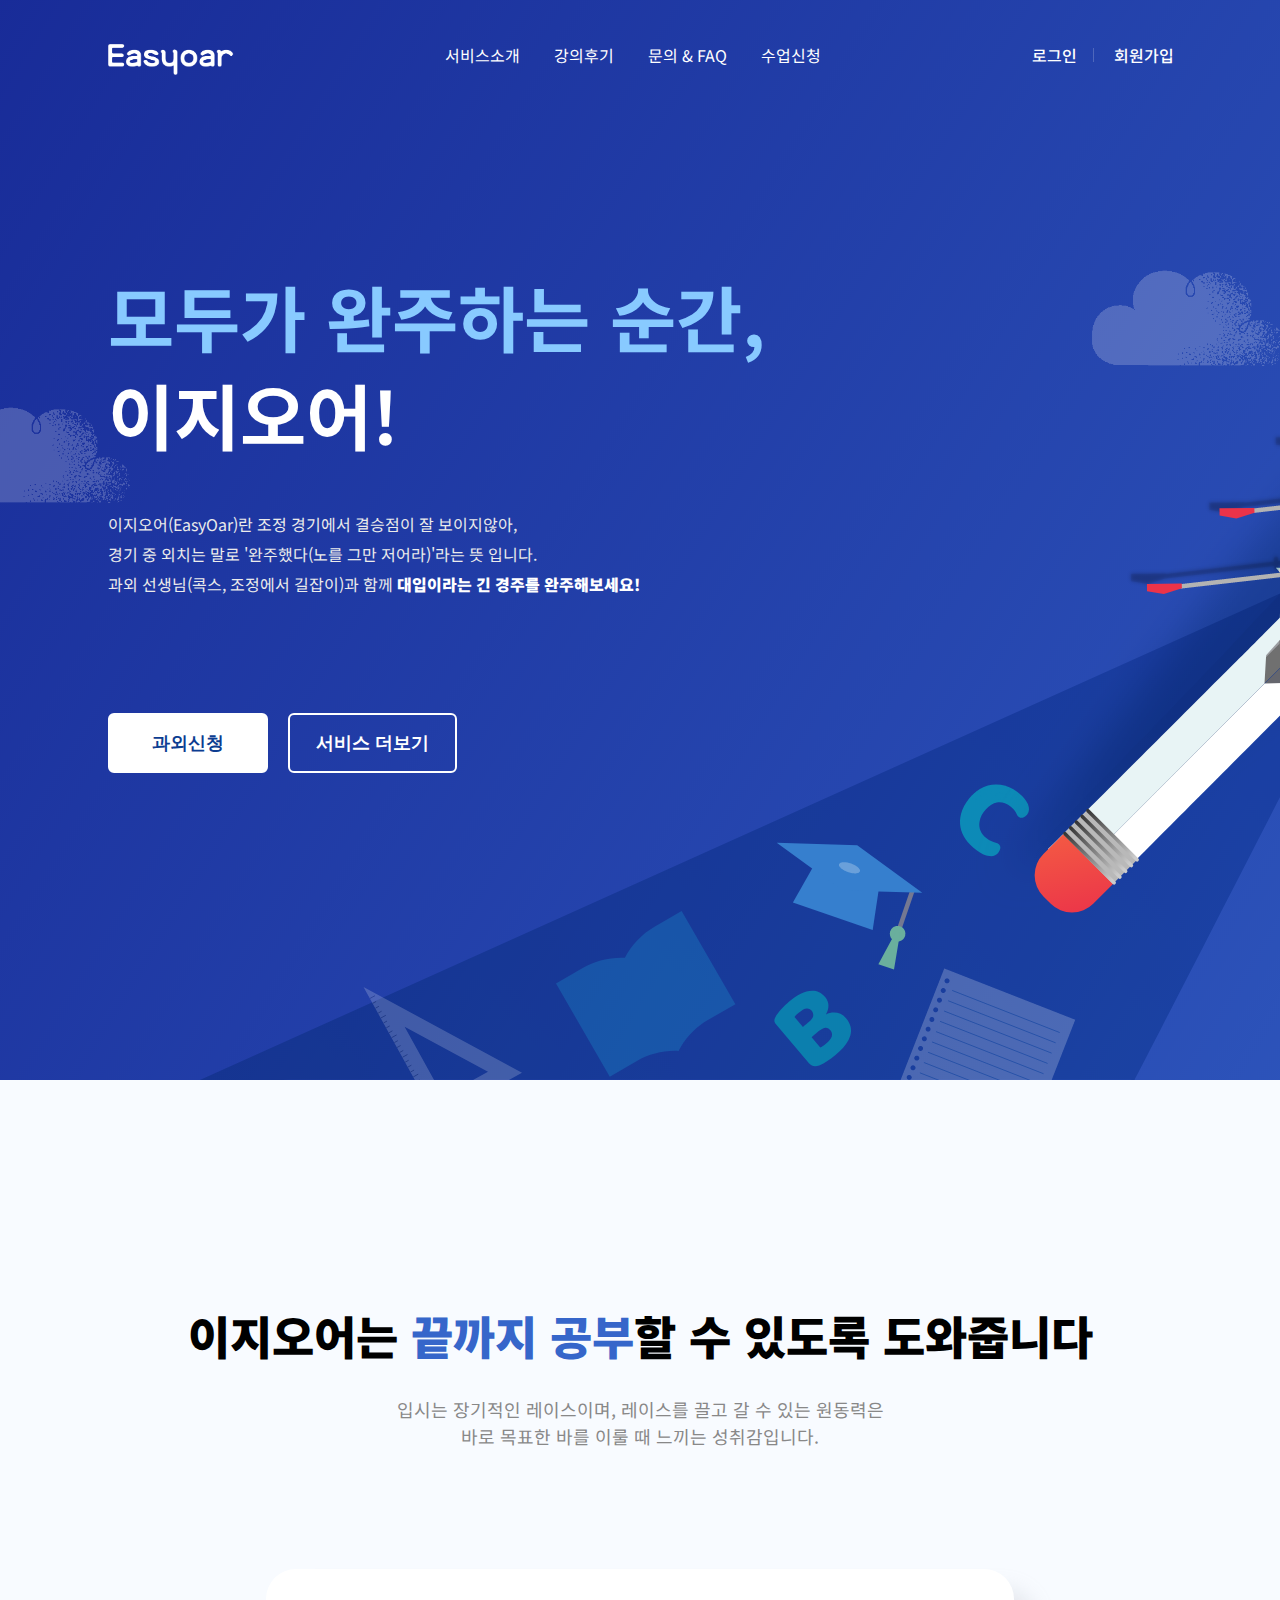
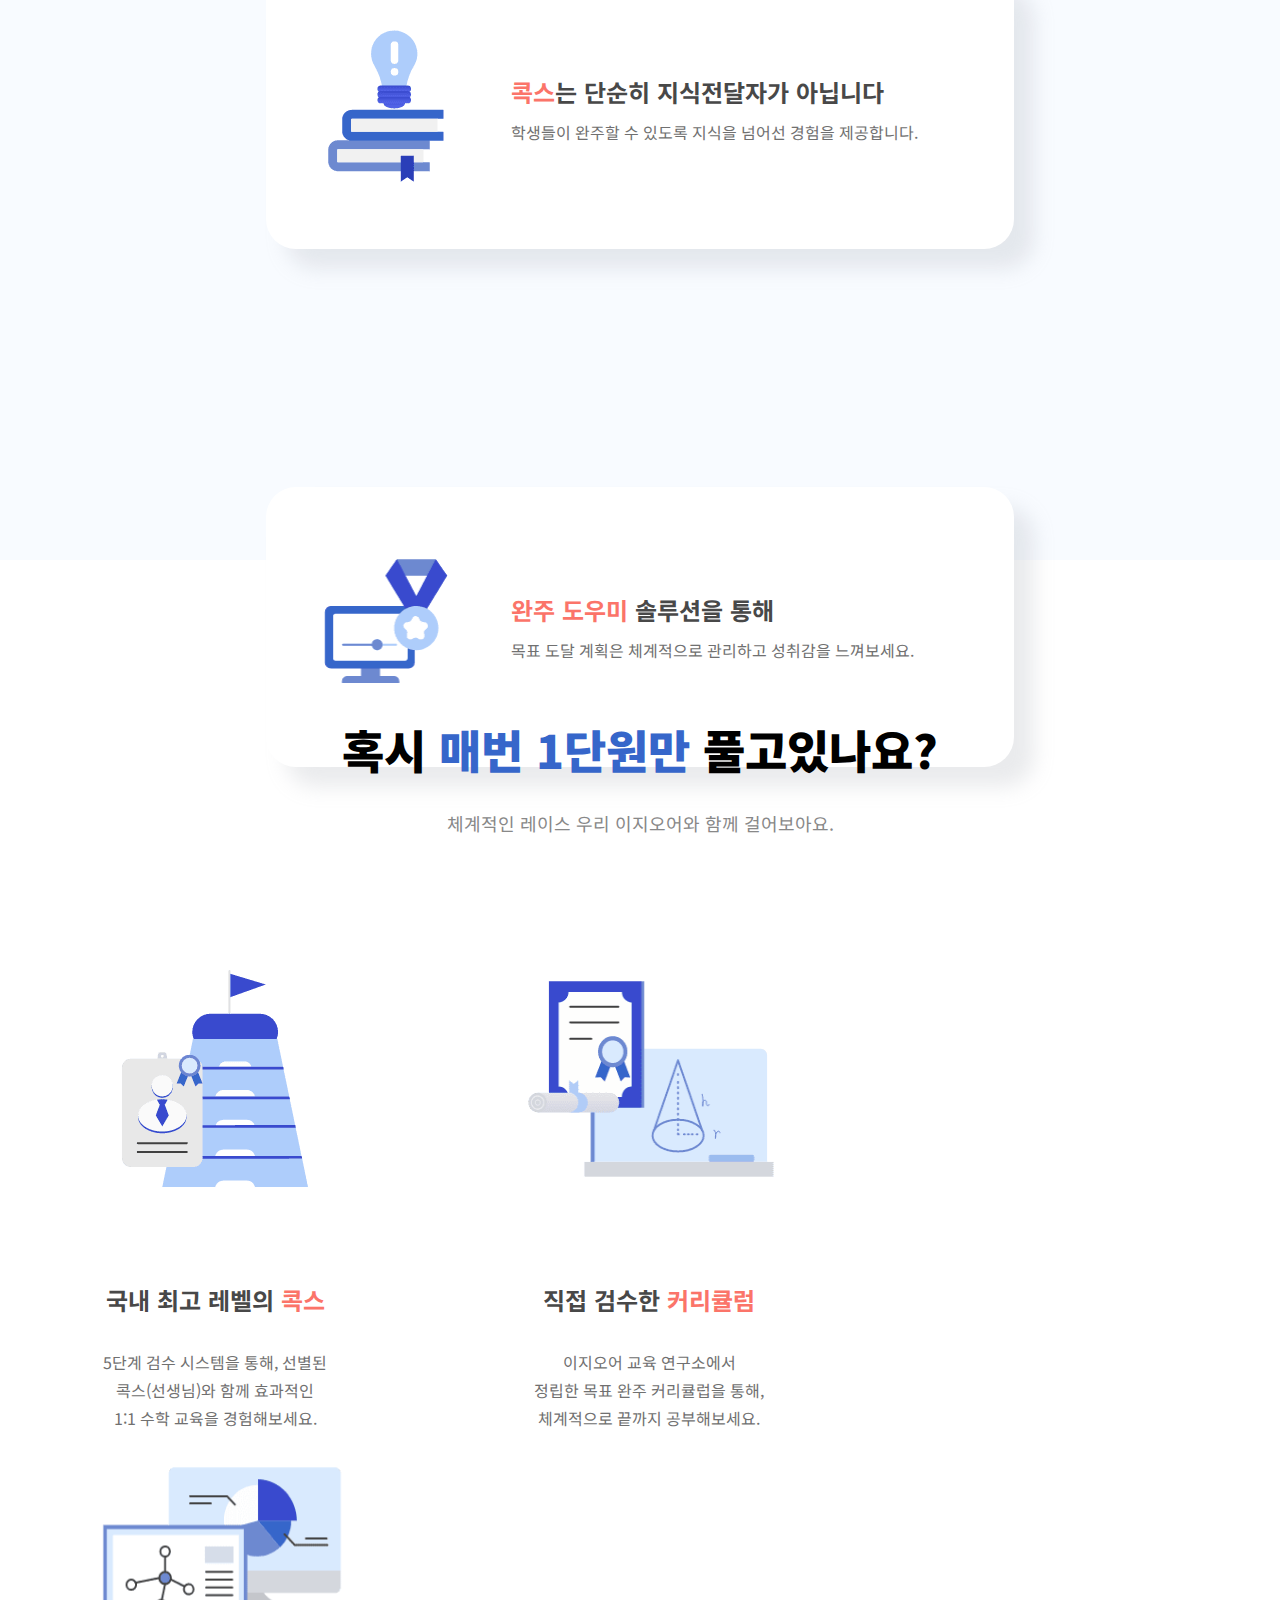
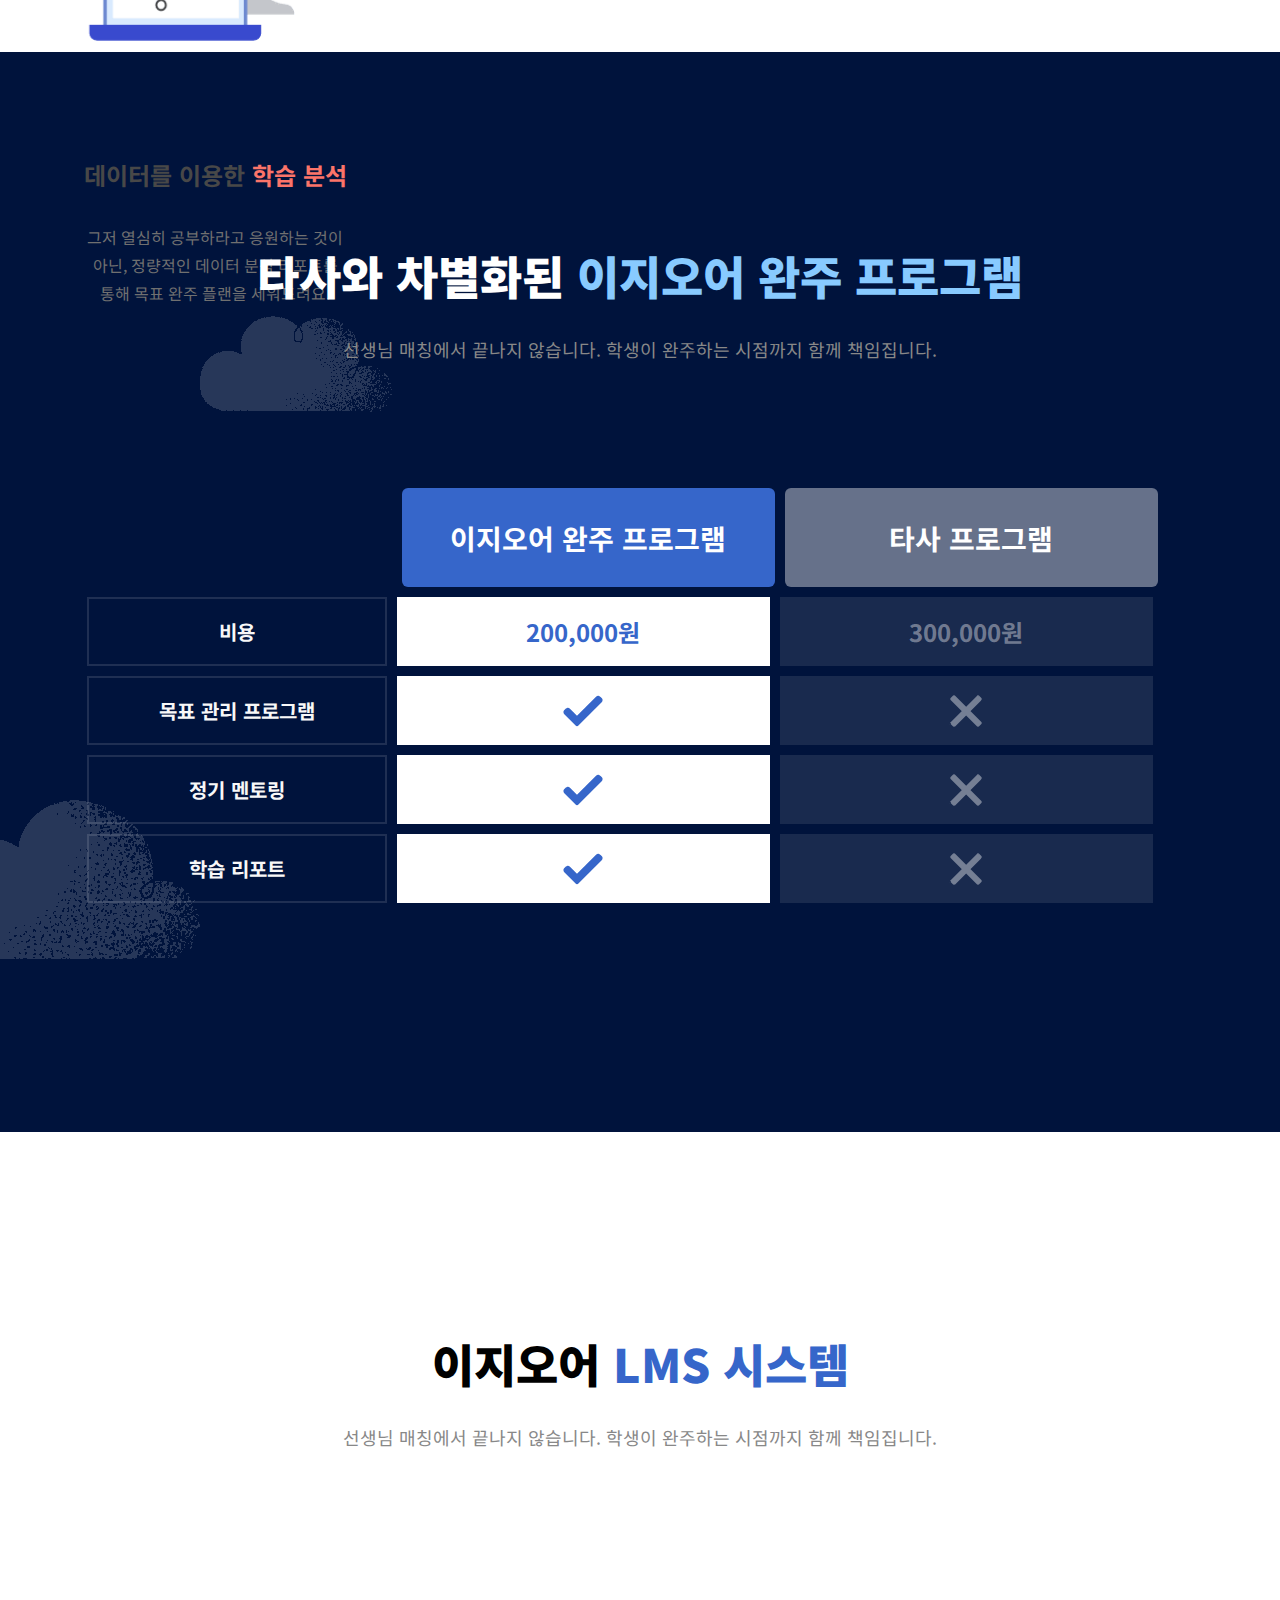
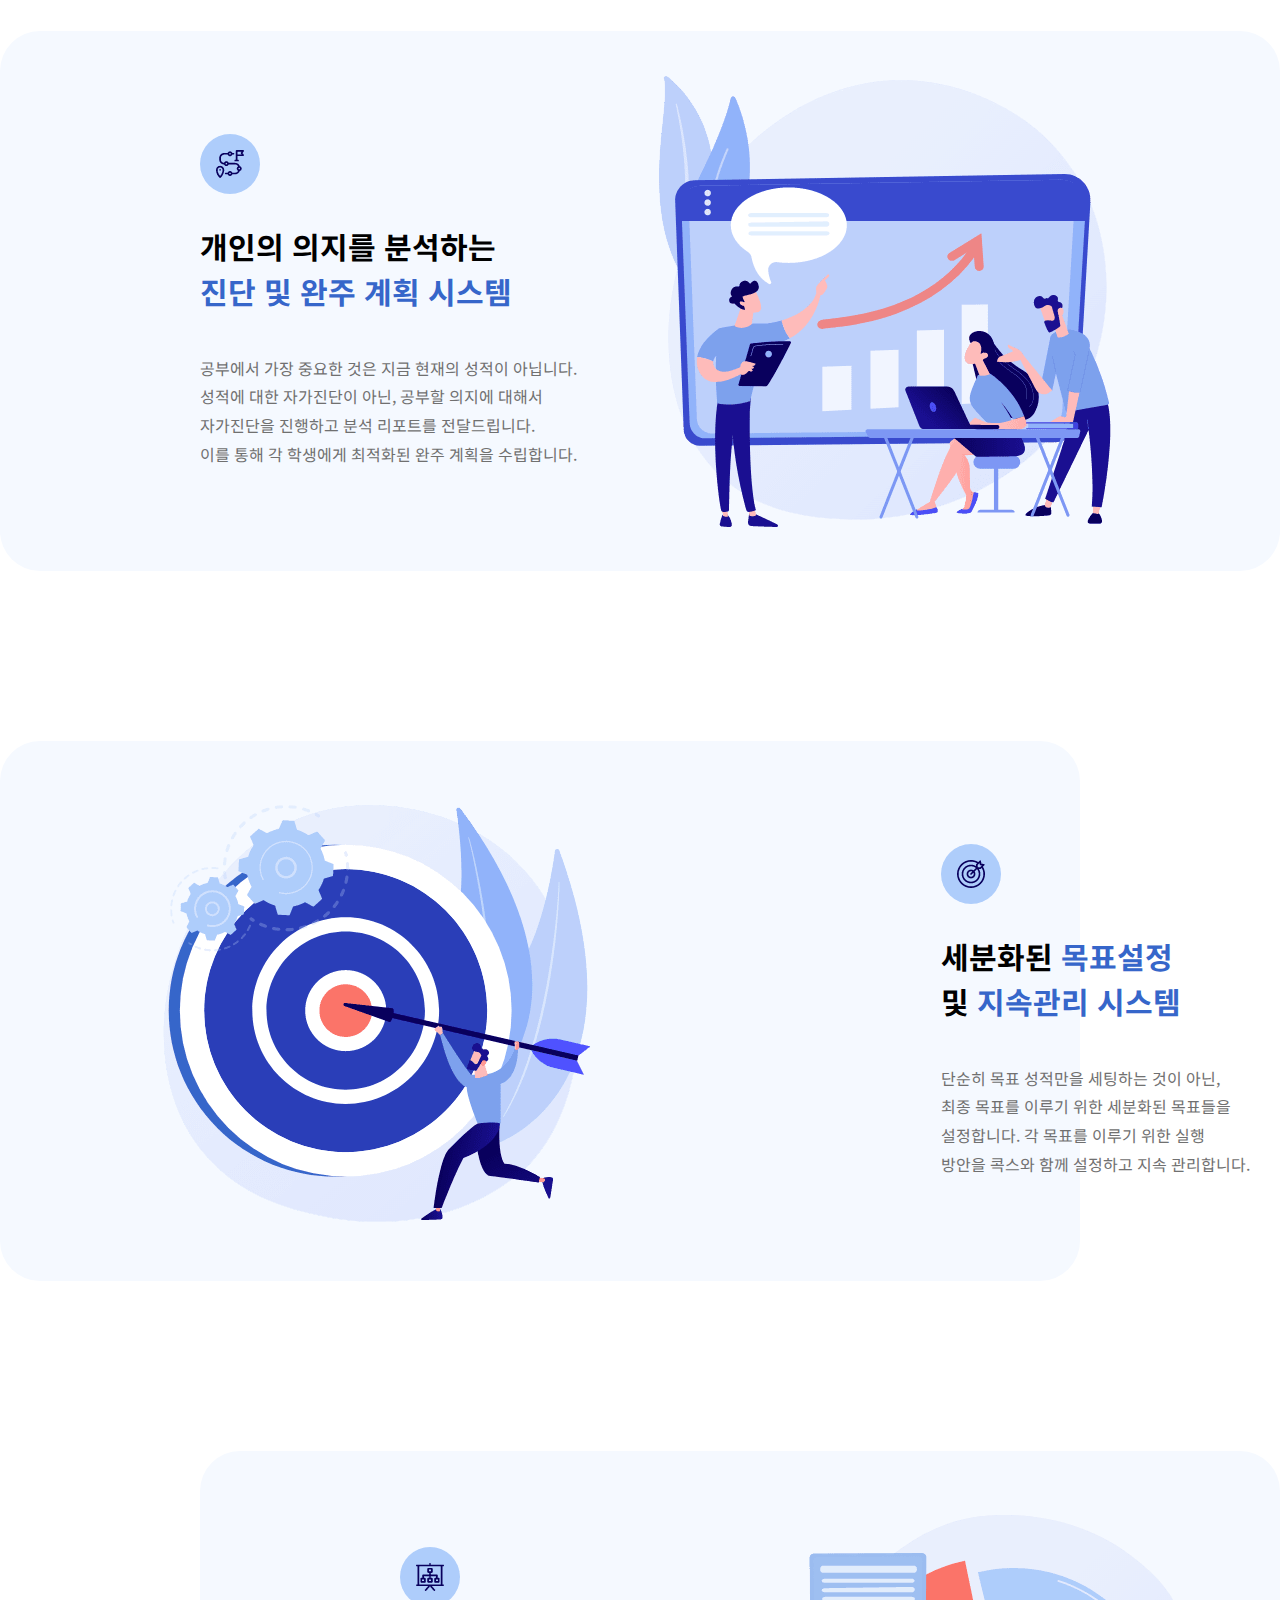
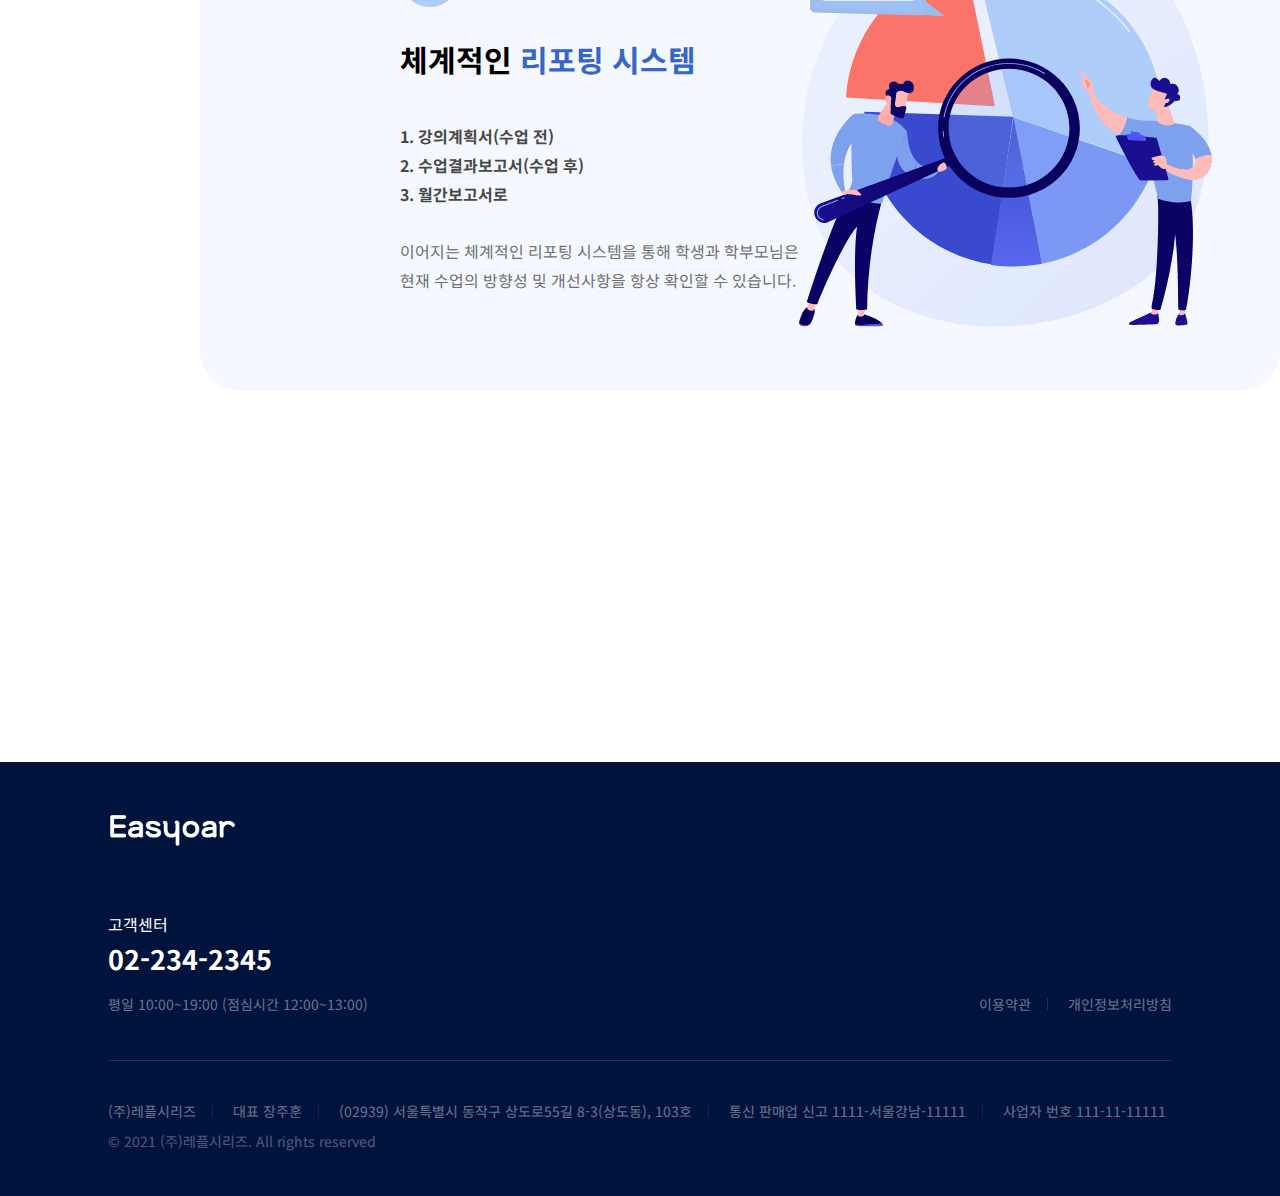
<file: index.html>
<!DOCTYPE html>
<html lang="ko">
  <head>
    <meta charset="UTF-8">
    <meta http-equiv="X-UA-Compatible" content="IE=edge">
    <meta name="viewport" content="width=device-width, initial-scale=1.0">

    <title>수학 공부, 비대면으로 완주하기 | 이지오어</title>
<meta name="description" content="목표를 끝까지 완주하기 위한 이지오어만의 특별한 서비스를 만나보세요."/>
<meta name="keywords" content="이지오어, 화상과외, 수학과외, 고등과외, 중등과외, 맞춤형수업, 목표완주, 완주도우미, LMS시스템, 수업리포트"/>
<meta name="format-detection" content="telephone=no" />
<meta name="image" content="/meta_image.png"/>
<meta name="theme-color" content="#ffffff">

<meta name="robots" content="index,follow" />

<!-- Open Graph  -->
<meta property="og:url" content="https://easyoar.co.kr" />
<meta property="og:type" content="website" />
<meta property="og:title" content="수학 공부, 비대면으로 완주하기 | 이지오어" />
<meta property="og:image" content="/meta_image.png" />
<meta property="og:description" content="목표를 끝까지 완주하기 위한 이지오어만의 특별한 서비스를 만나보세요." />
<meta property="og:site_name" content="이지오어" />
<meta property="og:locale" content="ko_KR" />
<meta property="article:author" content="Leple Series" />

<!-- Twitter -->
<meta name="twitter:card" content="summary" />
<meta name="twitter:url" content="https://easyoar.co.kr" />
<meta name="twitter:title" content="수학 공부, 비대면으로 완주하기 | 이지오어" />
<meta name="twitter:description" content="목표를 끝까지 완주하기 위한 이지오어만의 특별한 서비스를 만나보세요." />
<meta name="twitter:image" content="/meta_image.png" />

<!-- Icon in the highest resolution we need it for -->
<link rel="icon" type="image/png" sizes="192x192" href="/favicon.png" />

<!-- Apple Touch Icon (reuse 192px icon.png) -->
<link rel="apple-touch-icon" href="/favicon.png" />

<!-- Safari Pinned Tab Icon -->
<link rel="mask-icon" href="/favicon.png" />

    <!-- Google Fonts -->
    <link rel="preconnect" href="https://fonts.googleapis.com">
    <link rel="preconnect" href="https://fonts.gstatic.com" crossorigin>
    <link href="https://fonts.googleapis.com/css2?family=Noto+Sans+KR:wght@100;300;400;500;700;900&family=Noto+Sans:wght@400;700&display=swap" rel="stylesheet">
    <link rel="stylesheet" href="reset.css">
    <link rel="stylesheet" href="default.css">
    <link rel="stylesheet" href="index.css">
    <script type="module" src="index.js"></script>

    <!--custom element header-->
    <template id="header">
  <a class="header__logo" href="/jekyll-test"></a>
  <nav class="header__nav">
    <ul class="nav__list">
      <li class="nav__item"><a href="/jekyll-test/introduction" class="nav__link">서비스소개</a></li>
      <li class="nav__item"><a href="/jekyll-test/review" class="nav__link">강의후기</a></li>
      <li class="nav__item"><a href="/jekyll-test/faq" class="nav__link">문의 & FAQ</a></li>
      <li class="nav__item"><a target="_blank" rel="noreferrer noopener" href="https://forms.gle/xdeAcL5aRjeXm286A" class="nav__link">수업신청</a></li>
    </ul>
  </nav>
  <ul class="header__account">
    <li class="account__item"><a class="account__link" href="">로그인</a></li>
    <li class="account__item"><a class="account__link" href="">회원가입</a></li>
  </ul>
</template>

    <!--custom element footer-->
    <template id="footer">
  <a href="/jekyll-test"><img class="footer__logo" src="src/images/logo_3x_white.png"/></a>
  <div class="footer__contacts">
    <div class="contacts__main">
      <div class="contacts__phone">
        <div class="contacts__customer-center">고객센터</div>
        <div class="contacts__phone-number">02-234-2345</div>
      </div>
      <!--ul class="contacts__sns">
        <li class="sns__item"><a class="sns__link"></a></li>
        <li class="sns__item"><a class="sns__link"></a></li>
        <li class="sns__item"><a class="sns__link"></a></li>
      </ul-->
    </div>
    <div class="contacts__etc">
      <div class="contacts__hours">평일 10:00~19:00 (점심시간 12:00~13:00)</div>
      <ul class="contacts__terms">
        <li class="terms__item"><a class="terms__link">이용약관</a></li>
        <li class="terms__item"><a class="terms__link">개인정보처리방침</a></li>
      </ul>
    </div>
  </div>
  <ul class="footer__information">
    <li class="information__item">(주)레플시리즈</li>
    <li class="information__item">대표 장주훈</li>
    <li class="information__item"><address class="information__address">(02939) 서울특별시 동작구 상도로55길 8-3(상도동), 103호</address></li>
    <li class="information__item">통신 판매업 신고 1111-서울강남-11111</li>
    <li class="information__item">사업자 번호 111-11-11111</li>
  </ul>
  <div class="footer__copyright">&copy; 2021 (주)레플시리즈. All rights reserved</div>
</template>

    <!--custom element card-->
    <template id="card">
  <div class="card__rating"></div>
  <div class="card__crew">
    <div class="crew__school"></div>
    <div class="crew__name"></div>
  </div>
  <div class="card__cox">
    <div class="cox__subject"></div>
    <div class="cox__name"></div>
  </div>
  <p class="card__content"></p>
</template>

    <!--custom element dropdown-->
    <template id="dropdown">
  <div class="dropdown__visible">
    <h3 class="dropdown__question"></h3>
    <div class="dropdown__horizontal-bar">
      <div class="dropdown__vertical-bar"></div>
    </div>
  </div>
  <p class="dropdown__content"></p>
</template>
  </head>


  <body>
    <ce-header num=0></ce-header>
    <main>

    <!--front section-->
      <section class="front">
        <h1 class="front__heading">
          <span class="__light-blue">모두가 완주하는 순간,</span><br/>
          이지오어!
        </h1>
        <p class="front__text">
          이지오어(EasyOar)란 조정 경기에서 결승점이 잘 보이지않아,<br/>
          경기 중 외치는 말로 '완주했다(노를 그만 저어라)'라는 뜻 입니다.<br/>
          과외 선생님(콕스, 조정에서 길잡이)과 함께 <span class="__white-bold">대입이라는 긴 경주를 완주해보세요!</span>
        </p>
        <button class="front__button front__button_white">과외신청</button>
        <button class="front__button front__button_blue">서비스 더보기</button>
      </section>

    <!--intro section-->
      <section class="intro">
        <h2 class="__section-heading intro_heading">이지오어는 <span class="__blue">끝까지 공부</span>할 수 있도록 도와줍니다</h2>
        <p class="__section-description intro_description">입시는 장기적인 레이스이며, 레이스를 끌고 갈 수 있는 원동력은<br>바로 목표한 바를 이룰 때 느끼는 성취감입니다.</p>
        <div class="intro_card">
          <img class="intro_image" src="./src/images/landing_intro_1.png" alt="개념 그림">
          <h4 class="intro_card-heading"><span class="__pink">콕스</span>는 단순히 지식전달자가 아닙니다</h4>
          <p class="intro_card-description">학생들이 완주할 수 있도록 지식을 넘어선 경험을 제공합니다.</p>
        </div>
        <div class="intro_card">
          <img class="intro_image" src="./src/images/landing_intro_2.png" alt="개념 그림">
          <h4 class="intro_card-heading"><span class="__pink">완주 도우미</span> 솔루션을 통해</h4>
          <p class="intro_card-description">목표 도달 계획은 체계적으로 관리하고 성취감을 느껴보세요.</p>
        </div>
      </section>

    <!--detail section-->
      <section class="detail">
        <h2 class="__section-heading detail_heading">혹시 <span class="__blue">매번 1단원만</span> 풀고있나요?</h2>
        <p class="__section-description detail_description">체계적인 레이스 우리 이지오어와 함께 걸어보아요.</p>
        <ul class="detail_list">
          <li class="detail_item">
            <img class="detail_item-image" src="./src/images/landing_detail_1.png" alt="개념 그림">
            <h4 class="detail_item-heading">국내 최고 레벨의 <span class="__pink">콕스</span></h4>
            <p class="detail_item-description">5단계 검수 시스템을 통해, 선별된<br>콕스(선생님)와 함께 효과적인<br>1:1 수학 교육을 경험해보세요.</p>
          </li>
          <li class="detail_item">
            <img class="detail_item-image" src="./src/images/landing_detail_2.png" alt="개념 그림">
            <h4 class="detail_item-heading">직접 검수한 <span class="__pink">커리큘럼</span></h4>
            <p class="detail_item-description">이지오어 교육 연구소에서<br>정립한 목표 완주 커리큘럽을 통해,<br>체계적으로 끝까지 공부해보세요.</p>
          </li>
          <li class="detail_item">
            <img class="detail_item-image" src="./src/images/landing_detail_3.png" alt="개념 그림">
            <h4 class="detail_item-heading">데이터를 이용한 <span class="__pink">학습 분석</span></h4>
            <p class="detail_item-description">그저 열심히 공부하라고 응원하는 것이<br>아닌, 정량적인 데이터 분석 리포트를<br>통해 목표 완주 플랜을 세워드려요.</p>
          </li>
        </ul>
      </section>

    <!--difference section-->
      <section class="difference">
        <h2 class="__section-heading difference_heading">타사와 차별화된 <span class="__light-blue">이지오어 완주 프로그램</span></h2>
        <p class="__section-description difference_description">선생님 매칭에서 끝나지 않습니다. 학생이 완주하는 시점까지 함께 책임집니다.</p>
        <table class="difference_table">
          <tr>
            <th class="difference_cell difference_cell-invisible"></th>
            <th class="difference_cell difference_column-header-us">이지오어 완주 프로그램</th>
            <th class="difference_cell difference_column-header-other">타사 프로그램</th>
          </tr>
          <tr>
            <th class="difference_cell difference_row-header">비용</th>
            <td class="difference_cell difference_cell-us">200,000원</td>
            <td class="difference_cell difference_cell-other">300,000원</td>
          </tr>
          <tr>
            <th class="difference_cell difference_row-header">목표 관리 프로그램</th>
            <td class="difference_cell difference_cell-us"><img src="./src/images/landing_difference_check.png" alt="체크" class="difference_check"></td>
            <td class="difference_cell difference_cell-other"><img src="./src/images/landing_difference_x.png" alt="x" class="difference_x"></td>
          </tr>
          <tr>
            <th class="difference_cell difference_row-header">정기 멘토링</th>
            <td class="difference_cell difference_cell-us"><img src="./src/images/landing_difference_check.png" alt="체크" class="difference_check"></td>
            <td class="difference_cell difference_cell-other"><img src="./src/images/landing_difference_x.png" alt="x" class="difference_x"></td>
          </tr>
          <tr>
            <th class="difference_cell difference_row-header">학습 리포트</th>
            <td class="difference_cell difference_cell-us"><img src="./src/images/landing_difference_check.png" alt="체크" class="difference_check"></td>
            <td class="difference_cell difference_cell-other"><img src="./src/images/landing_difference_x.png" alt="x" class="difference_x"></td>
          </tr>
        </table>
      </section>

    <!--lms section-->
      <section class="lms">
        <h2 class="__section-heading lms_heading">이지오어 <span class="__blue">LMS 시스템</span></h2>
        <p class="__section-description lms_description">선생님 매칭에서 끝나지 않습니다. 학생이 완주하는 시점까지 함께 책임집니다.</p>
        <div class="lms_card lms_card-1">
          <img src="./src/images/landing_lms_icon_1.png" alt="아이콘" class="lms_icon">
          <h4 class="lms_card-heading">개인의 의지를 분석하는<br><span class="__blue">진단 및 완주 계획 시스템</span></h4>
          <p class="lms_card-description">
            공부에서 가장 중요한 것은 지금 현재의 성적이 아닙니다.<br>
            성적에 대한 자가진단이 아닌, 공부할 의지에 대해서<br>
            자가진단을 진행하고 분석 리포트를 전달드립니다.<br>
            이를 통해 각 학생에게 최적화된 완주 계획을 수립합니다.
          </p>
          <img src="./src/images/landing_lms_image_1.png" alt="개념 그림" class="lms_image">
        </div>
        <div class="lms_card lms_card-2">
          <img src="./src/images/landing_lms_image_2.png" alt="개념 그림" class="lms_image lms_image-2">
          <img src="./src/images/landing_lms_icon_2.png" alt="아이콘" class="lms_icon">
          <h4 class="lms_card-heading">세분화된 <span class="__blue">목표설정</span><br>및 <span class="__blue">지속관리 시스템</span></h4>
          <p class="lms_card-description">
            단순히 목표 성적만을 세팅하는 것이 아닌,<br>
            최종 목표를 이루기 위한 세분화된 목표들을<br>
            설정합니다. 각 목표를 이루기 위한 실행<br>
            방안을 콕스와 함께 설정하고 지속 관리합니다.
          </p>
        </div>
        <div class="lms_card lms_card-3">
          <img src="./src/images/landing_lms_icon_3.png" alt="아이콘" class="lms_icon">
          <h4 class="lms_card-heading">체계적인 <span class="__blue">리포팅 시스템</span></h4>
          <p class="lms_card-description">
            <span class="__dark-bold">
              1. 강의계획서(수업 전)<br>
              2. 수업결과보고서(수업 후)<br>
              3. 월간보고서로
            </span class="__dark-bold"><br><br>
            이어지는 체계적인 리포팅 시스템을 통해 학생과 학부모님은<br>
            현재 수업의 방향성 및 개선사항을 항상 확인할 수 있습니다.
          </p>
          <img src="./src/images/landing_lms_image_3.png" alt="개념 그림" class="lms_image">
        </div>
      </section>

    </main>
    <ce-footer></ce-footer>
  </body>
</html>
</file>
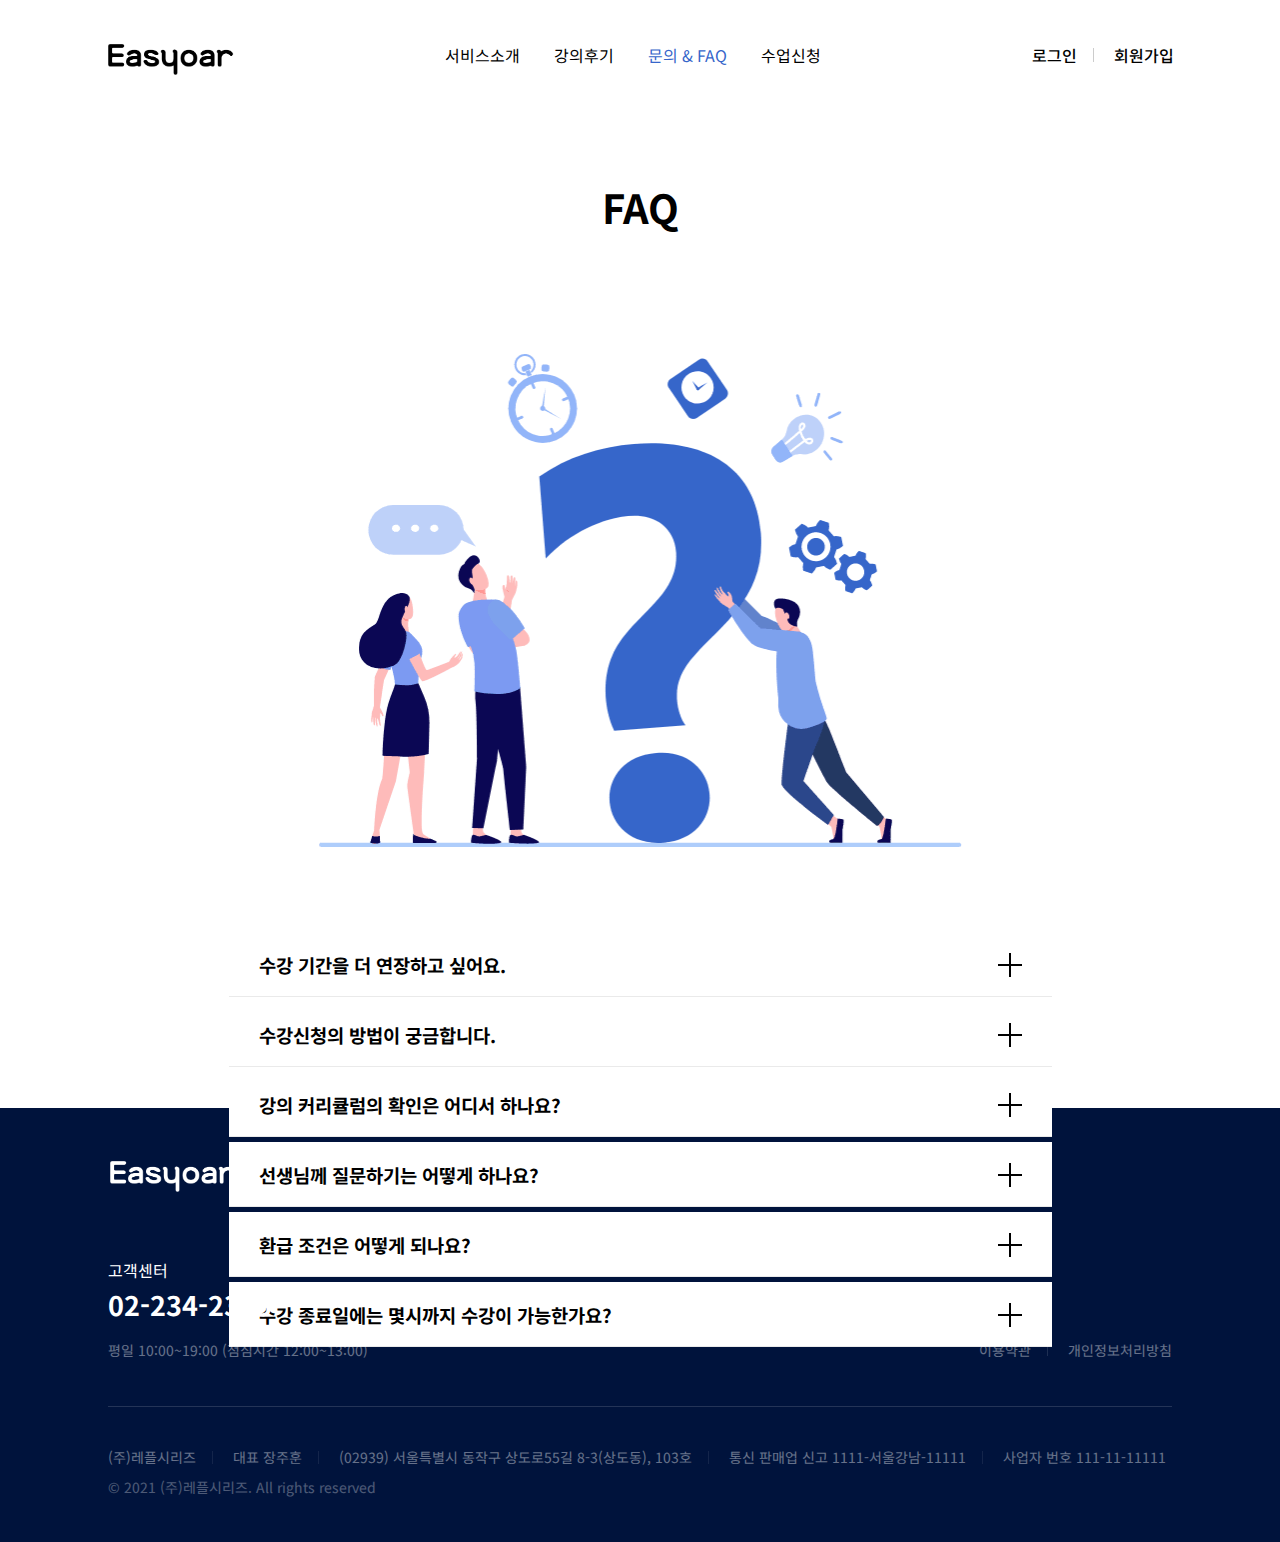
<file: faq.html>
<!DOCTYPE html>
<html lang="ko">
  <head>
    <meta charset="UTF-8">
    <meta http-equiv="X-UA-Compatible" content="IE=edge">
    <meta name="viewport" content="width=device-width, initial-scale=1.0">

    <title>이지오어 고객센터</title>
<meta name="description" content="이지오어에 대해 궁금한 점이 생기셨나요? 친절하게 안내해 드릴게요."/>
<meta name="keywords" content="이지오어, 화상과외, 수학과외, 고등과외, 중등과외, 맞춤형수업, 목표완주, 완주도우미, LMS시스템, 수업리포트"/>
<meta name="format-detection" content="telephone=no" />
<meta name="image" content="/meta_image.png"/>
<meta name="theme-color" content="#ffffff">

<meta name="robots" content="index,follow" />

<!-- Open Graph  -->
<meta property="og:url" content="https://easyoar.co.kr" />
<meta property="og:type" content="website" />
<meta property="og:title" content="이지오어 고객센터" />
<meta property="og:image" content="/meta_image.png" />
<meta property="og:description" content="이지오어에 대해 궁금한 점이 생기셨나요? 친절하게 안내해 드릴게요." />
<meta property="og:site_name" content="이지오어" />
<meta property="og:locale" content="ko_KR" />
<meta property="article:author" content="Leple Series" />

<!-- Twitter -->
<meta name="twitter:card" content="summary" />
<meta name="twitter:url" content="https://easyoar.co.kr" />
<meta name="twitter:title" content="이지오어 고객센터" />
<meta name="twitter:description" content="이지오어에 대해 궁금한 점이 생기셨나요? 친절하게 안내해 드릴게요." />
<meta name="twitter:image" content="/meta_image.png" />

<!-- Icon in the highest resolution we need it for -->
<link rel="icon" type="image/png" sizes="192x192" href="/favicon.png" />

<!-- Apple Touch Icon (reuse 192px icon.png) -->
<link rel="apple-touch-icon" href="/favicon.png" />

<!-- Safari Pinned Tab Icon -->
<link rel="mask-icon" href="/favicon.png" />

    <link rel="stylesheet" href="reset.css">
    <link rel="stylesheet" href="default.css">
    <link rel="stylesheet" href="src/pages/faq/faq.css">
    <script type="module" src="src/pages/faq/faq.js"></script>    
  
    <!-- Google Fonts -->
    <link rel="preconnect" href="https://fonts.googleapis.com">
    <link rel="preconnect" href="https://fonts.gstatic.com" crossorigin>
    <link href="https://fonts.googleapis.com/css2?family=Noto+Sans+KR:wght@100;300;400;500;700;900&family=Noto+Sans:wght@400;700&display=swap" rel="stylesheet">

    <!--custom element header-->
    <template id="header">
  <a class="header__logo" href="/jekyll-test"></a>
  <nav class="header__nav">
    <ul class="nav__list">
      <li class="nav__item"><a href="/jekyll-test/introduction" class="nav__link">서비스소개</a></li>
      <li class="nav__item"><a href="/jekyll-test/review" class="nav__link">강의후기</a></li>
      <li class="nav__item"><a href="/jekyll-test/faq" class="nav__link">문의 & FAQ</a></li>
      <li class="nav__item"><a target="_blank" rel="noreferrer noopener" href="https://forms.gle/xdeAcL5aRjeXm286A" class="nav__link">수업신청</a></li>
    </ul>
  </nav>
  <ul class="header__account">
    <li class="account__item"><a class="account__link" href="">로그인</a></li>
    <li class="account__item"><a class="account__link" href="">회원가입</a></li>
  </ul>
</template>

    <!--custom element footer-->
    <template id="footer">
  <a href="/jekyll-test"><img class="footer__logo" src="src/images/logo_3x_white.png"/></a>
  <div class="footer__contacts">
    <div class="contacts__main">
      <div class="contacts__phone">
        <div class="contacts__customer-center">고객센터</div>
        <div class="contacts__phone-number">02-234-2345</div>
      </div>
      <!--ul class="contacts__sns">
        <li class="sns__item"><a class="sns__link"></a></li>
        <li class="sns__item"><a class="sns__link"></a></li>
        <li class="sns__item"><a class="sns__link"></a></li>
      </ul-->
    </div>
    <div class="contacts__etc">
      <div class="contacts__hours">평일 10:00~19:00 (점심시간 12:00~13:00)</div>
      <ul class="contacts__terms">
        <li class="terms__item"><a class="terms__link">이용약관</a></li>
        <li class="terms__item"><a class="terms__link">개인정보처리방침</a></li>
      </ul>
    </div>
  </div>
  <ul class="footer__information">
    <li class="information__item">(주)레플시리즈</li>
    <li class="information__item">대표 장주훈</li>
    <li class="information__item"><address class="information__address">(02939) 서울특별시 동작구 상도로55길 8-3(상도동), 103호</address></li>
    <li class="information__item">통신 판매업 신고 1111-서울강남-11111</li>
    <li class="information__item">사업자 번호 111-11-11111</li>
  </ul>
  <div class="footer__copyright">&copy; 2021 (주)레플시리즈. All rights reserved</div>
</template>

    <!--custom element dropdown-->
    <template id="dropdown">
  <div class="dropdown__visible">
    <h3 class="dropdown__question"></h3>
    <div class="dropdown__horizontal-bar">
      <div class="dropdown__vertical-bar"></div>
    </div>
  </div>
  <p class="dropdown__content"></p>
</template>
  </head>


  <body>
    <ce-header num=3></ce-header>
    <main>
      <section class="section">
        <h1 class="page-heading">FAQ</h1>
        <img src="src/images/faq_background.png" alt="faq 그림" class="image">
        <ul class="faq-list">
          <li class="faq-item"><ce-dropdown question="수강 기간을 더 연장하고 싶어요.">TBD</ce-dropdown></li>
          <li class="faq-item">
            <ce-dropdown question="수강신청의 방법이 궁금합니다."
              >&#10112; 수강을 고려하는 강의를 선택하여 강의 제목을 클릭합니다.<br
              >&#10113; 강의 상세 정보를 확인하고, '수강신청' 버튼을 클릭합니다.<br
              >&#10114; 마지막으로 이어지는 결제단계에서 원하시는 결제수단을 선택하여 결제를 완료하시면 원하시는 강의를 수강하실 수 있습니다.</ce-dropdown
            >
          </li>
          <li class="faq-item"><ce-dropdown question="강의 커리큘럼의 확인은 어디서 하나요?">TBD</ce-dropdown></li>
          <li class="faq-item"><ce-dropdown question="선생님께 질문하기는 어떻게 하나요?">TBD</ce-dropdown></li>
          <li class="faq-item"><ce-dropdown question="환급 조건은 어떻게 되나요?">TBD</ce-dropdown></li>
          <li class="faq-item"><ce-dropdown question="수강 종료일에는 몇시까지 수강이 가능한가요?">TBD</ce-dropdown></li>
        </ul>
      </section>
    </main>
    <ce-footer></ce-footer>
  </body>
</html>
</file>
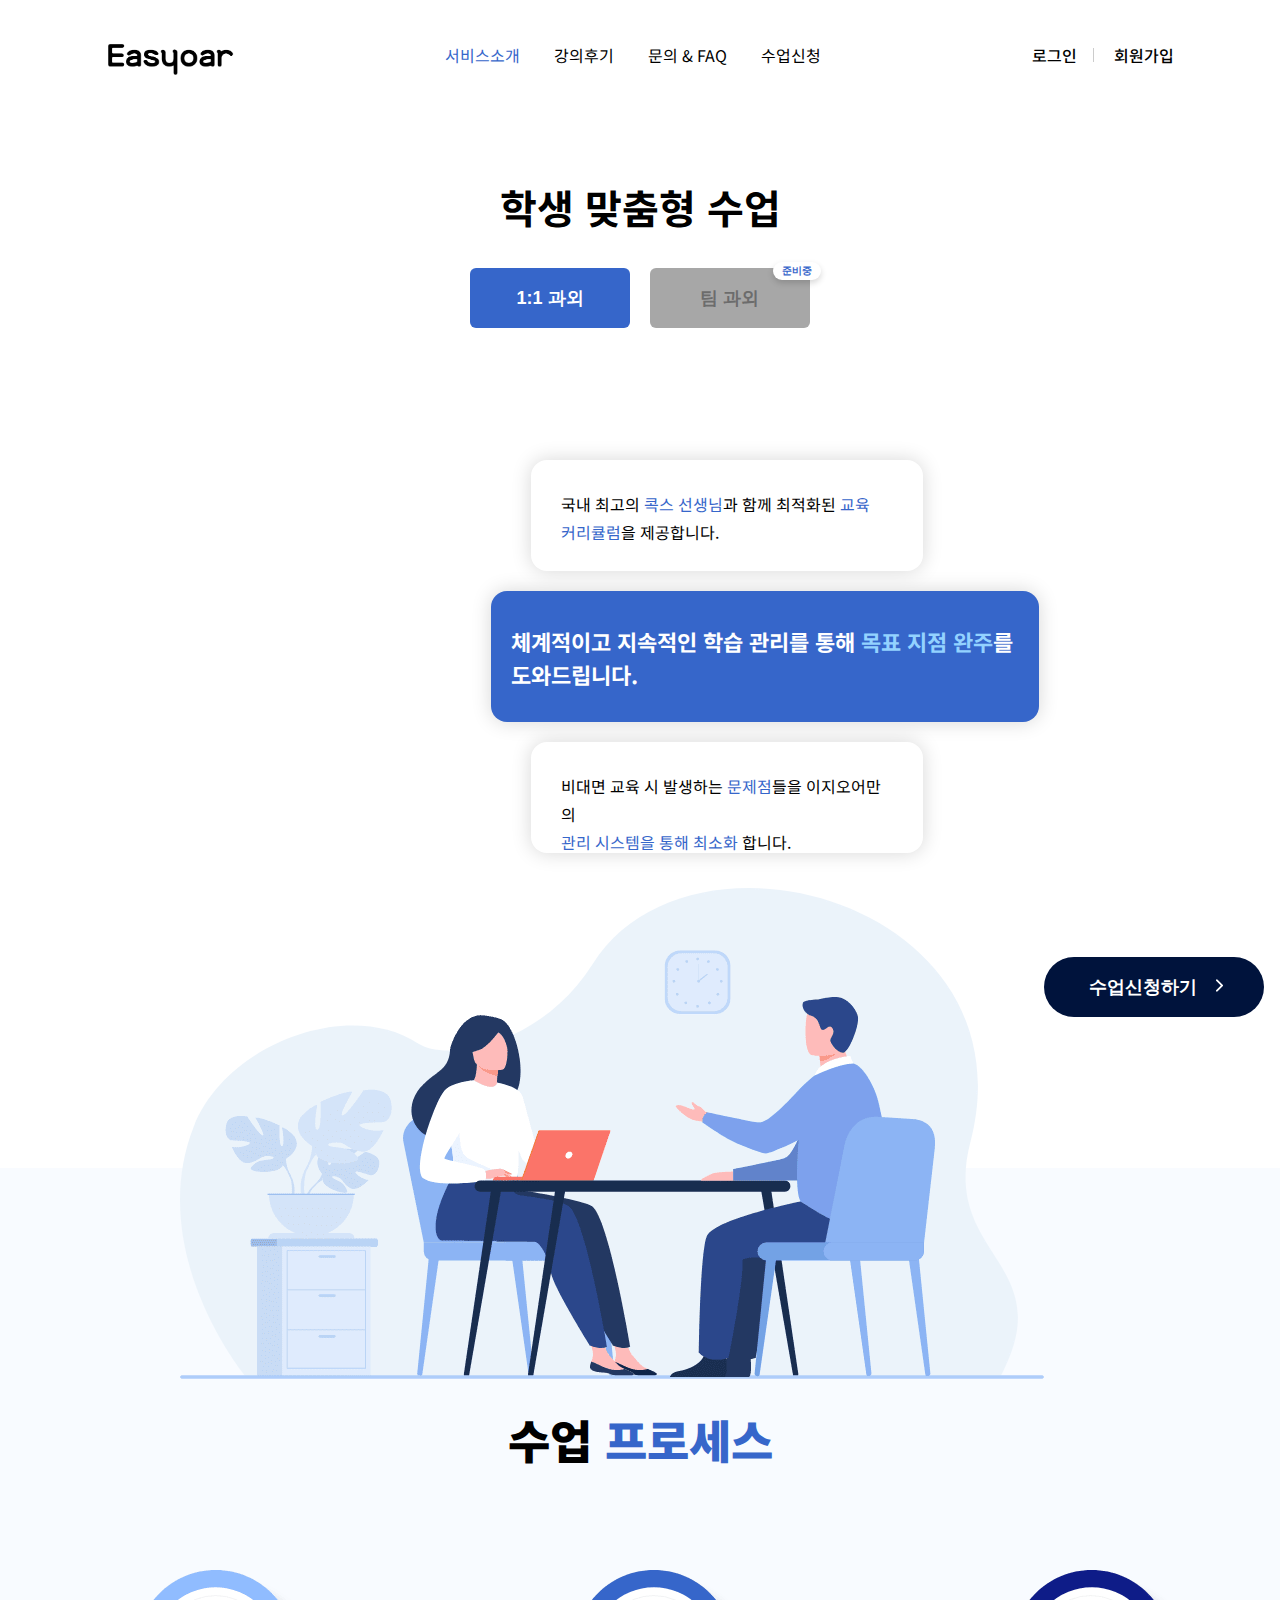
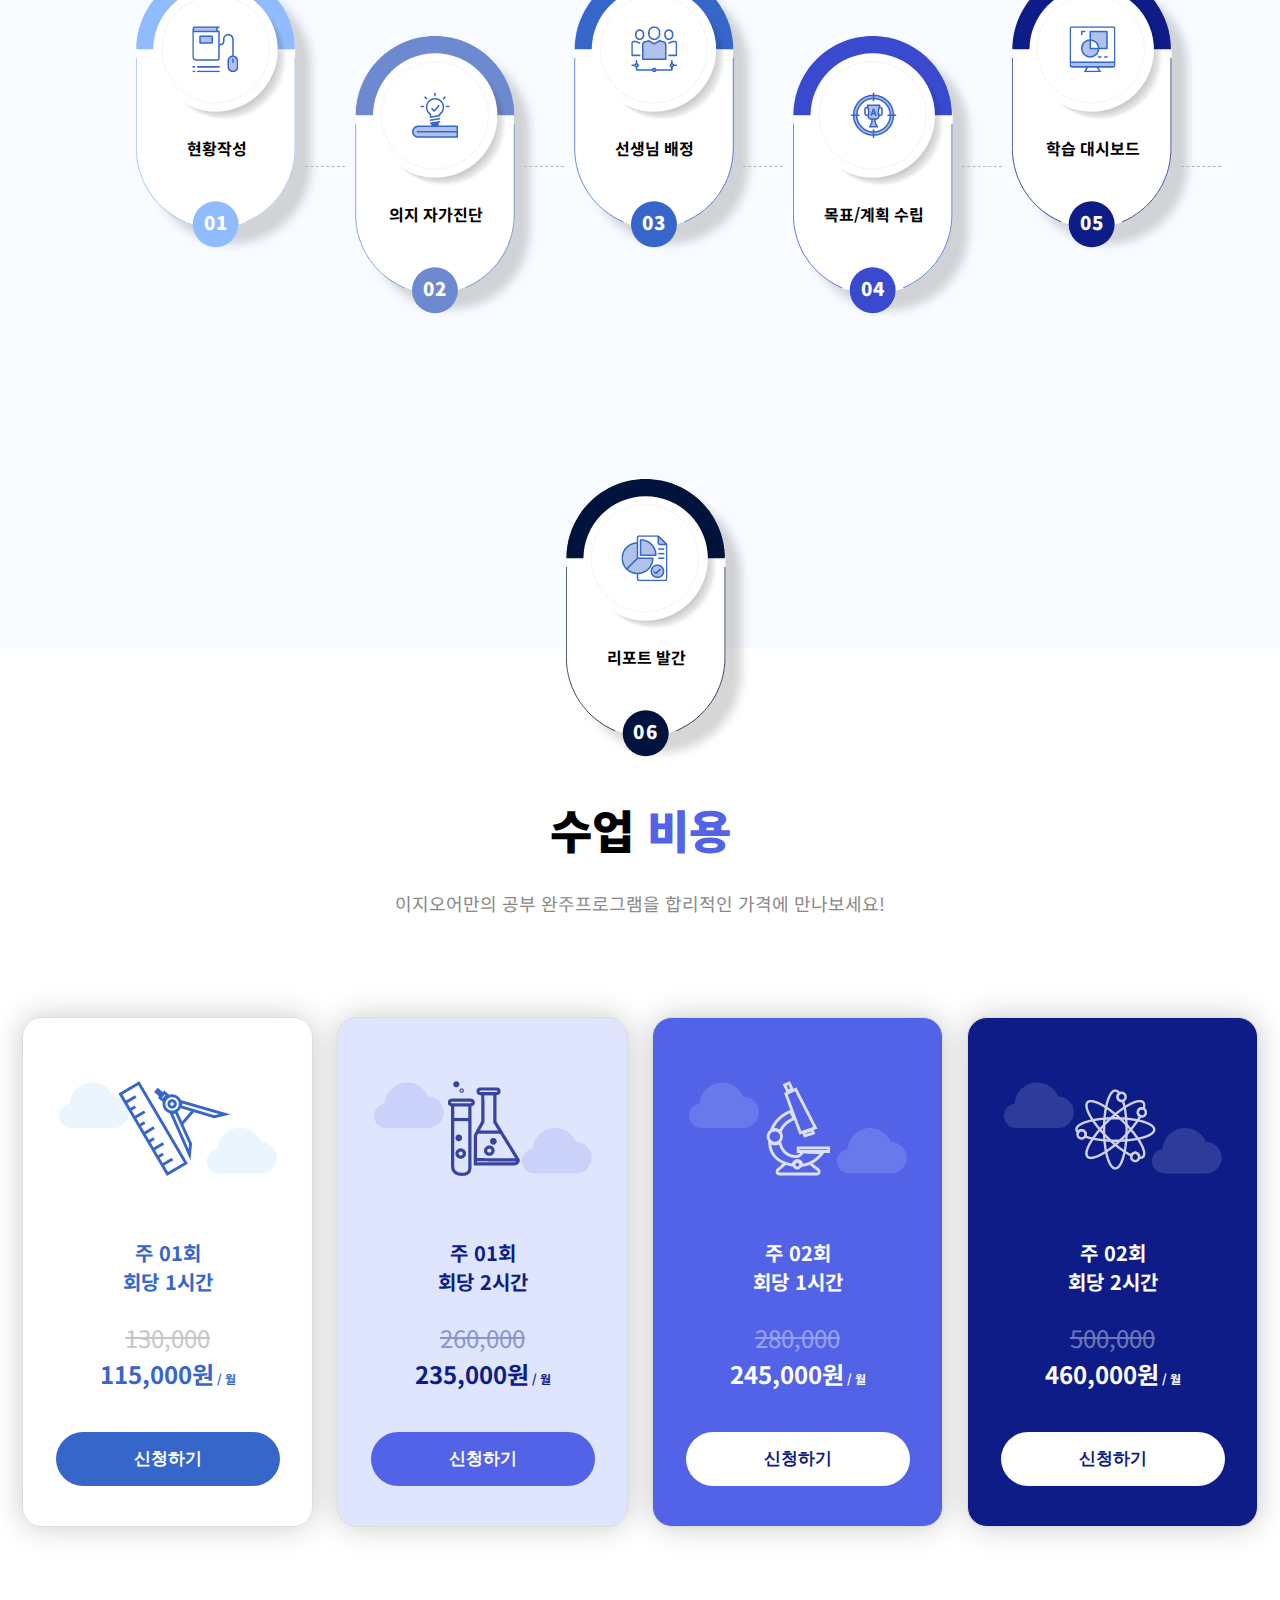
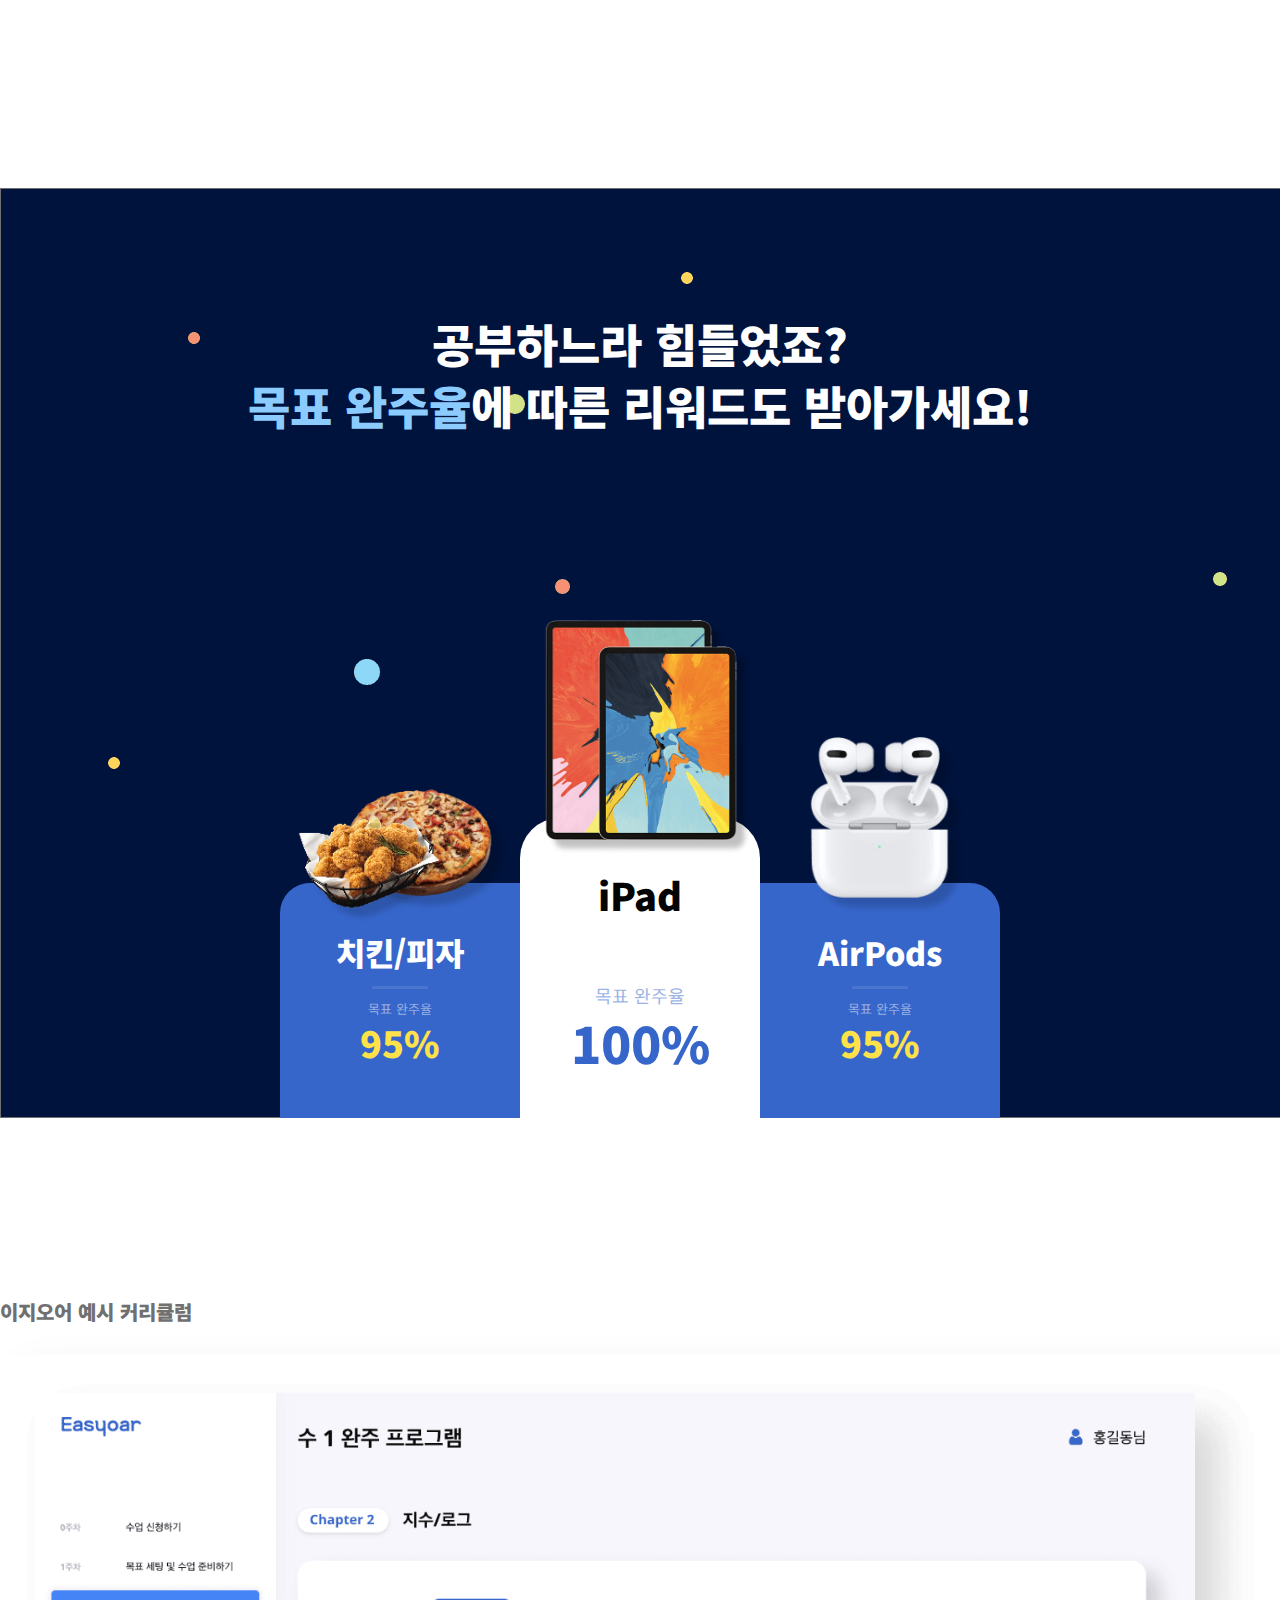
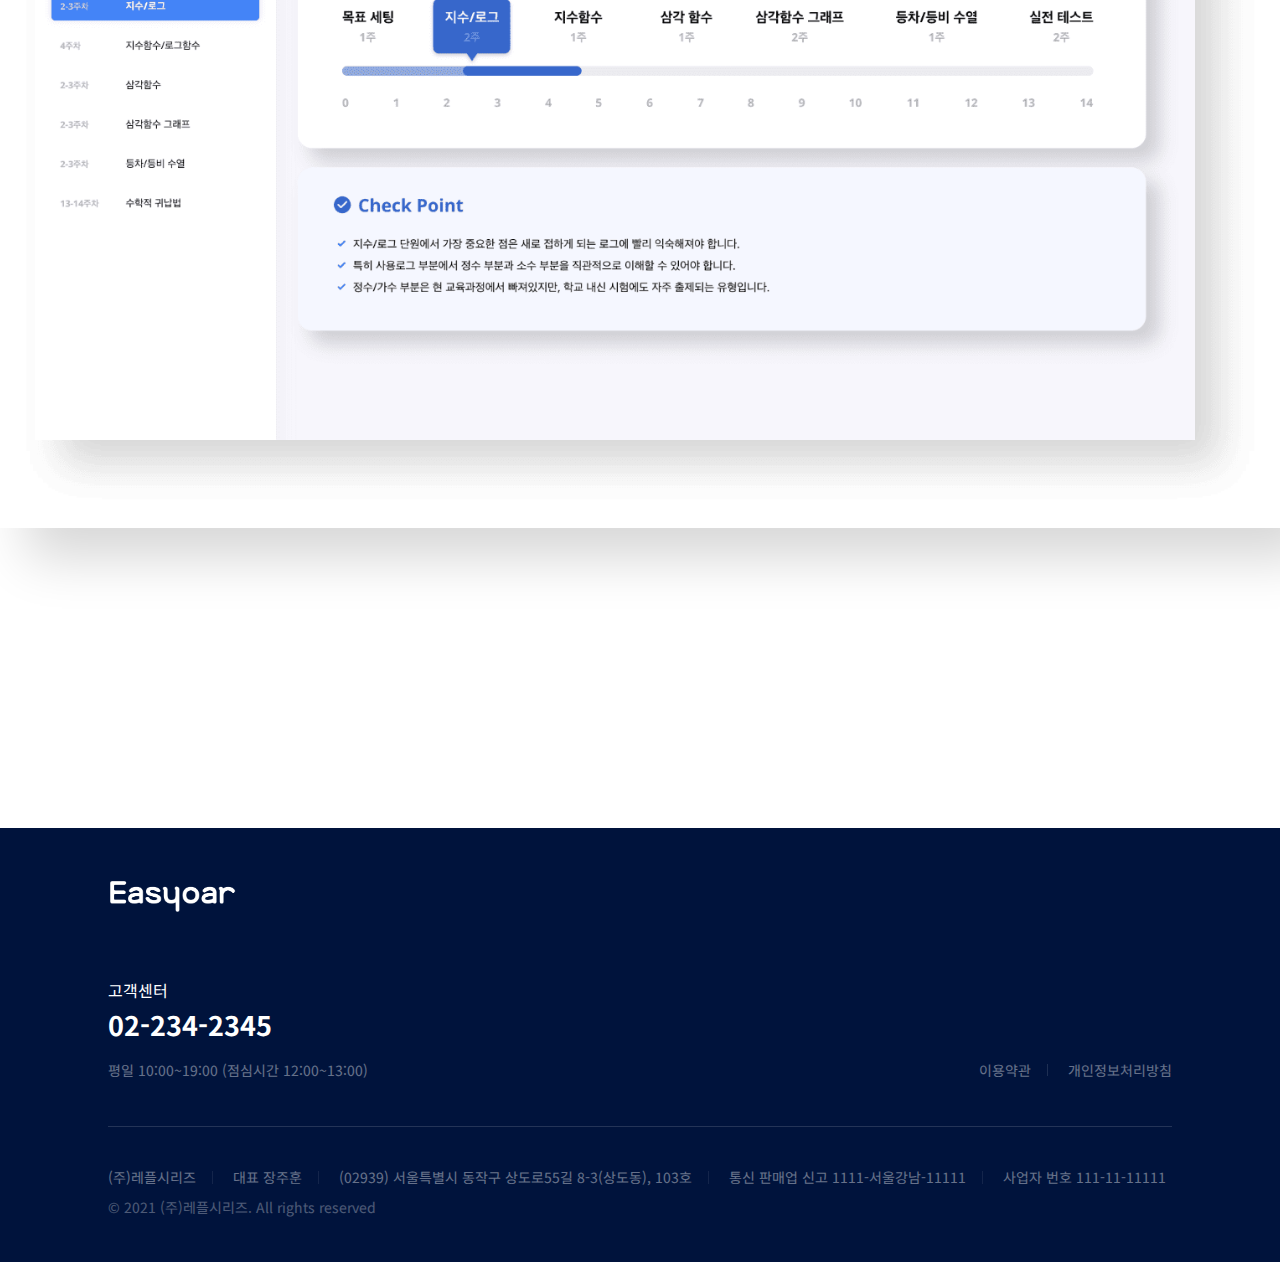
<file: introduction.html>
<!DOCTYPE html>
<html lang="ko">
  <head>
    <meta charset="UTF-8">
    <meta http-equiv="X-UA-Compatible" content="IE=edge">
    <meta name="viewport" content="width=device-width, initial-scale=1.0">
    
    <title>서비스소개 | 이지오어</title>
<meta name="description" content="체계적이고 지속적인 학습 관리를 통해 목표 지점 완주를 도와드립니다."/>
<meta name="keywords" content="이지오어, 화상과외, 수학과외, 고등과외, 중등과외, 맞춤형수업, 목표완주, 완주도우미, LMS시스템, 수업리포트"/>
<meta name="format-detection" content="telephone=no" />
<meta name="image" content="/meta_image.png"/>
<meta name="theme-color" content="#ffffff">

<meta name="robots" content="index,follow" />

<!-- Open Graph  -->
<meta property="og:url" content="https://easyoar.co.kr" />
<meta property="og:type" content="website" />
<meta property="og:title" content="서비스소개 | 이지오어" />
<meta property="og:image" content="/meta_image.png" />
<meta property="og:description" content="체계적이고 지속적인 학습 관리를 통해 목표 지점 완주를 도와드립니다." />
<meta property="og:site_name" content="이지오어" />
<meta property="og:locale" content="ko_KR" />
<meta property="article:author" content="Leple Series" />

<!-- Twitter -->
<meta name="twitter:card" content="summary" />
<meta name="twitter:url" content="https://easyoar.co.kr" />
<meta name="twitter:title" content="서비스소개 | 이지오어" />
<meta name="twitter:description" content="체계적이고 지속적인 학습 관리를 통해 목표 지점 완주를 도와드립니다." />
<meta name="twitter:image" content="/meta_image.png" />

<!-- Icon in the highest resolution we need it for -->
<link rel="icon" type="image/png" sizes="192x192" href="/favicon.png" />

<!-- Apple Touch Icon (reuse 192px icon.png) -->
<link rel="apple-touch-icon" href="/favicon.png" />

<!-- Safari Pinned Tab Icon -->
<link rel="mask-icon" href="/favicon.png" />

    <!-- Google Fonts -->
    <link rel="preconnect" href="https://fonts.googleapis.com">
    <link rel="preconnect" href="https://fonts.gstatic.com" crossorigin>
    <link href="https://fonts.googleapis.com/css2?family=Noto+Sans+KR:wght@100;300;400;500;700;900&family=Noto+Sans:wght@400;700&display=swap" rel="stylesheet">
    <link rel="stylesheet" href="reset.css">
    <link rel="stylesheet" href="default.css">
    <link rel="stylesheet" href="src/pages/introduction/introduction.css">
    <script type="module" src="src/pages/introduction/introduction.js"></script>

    <!--custom element header-->
    <template id="header">
  <a class="header__logo" href="/jekyll-test"></a>
  <nav class="header__nav">
    <ul class="nav__list">
      <li class="nav__item"><a href="/jekyll-test/introduction" class="nav__link">서비스소개</a></li>
      <li class="nav__item"><a href="/jekyll-test/review" class="nav__link">강의후기</a></li>
      <li class="nav__item"><a href="/jekyll-test/faq" class="nav__link">문의 & FAQ</a></li>
      <li class="nav__item"><a target="_blank" rel="noreferrer noopener" href="https://forms.gle/xdeAcL5aRjeXm286A" class="nav__link">수업신청</a></li>
    </ul>
  </nav>
  <ul class="header__account">
    <li class="account__item"><a class="account__link" href="">로그인</a></li>
    <li class="account__item"><a class="account__link" href="">회원가입</a></li>
  </ul>
</template>

    <!--custom element footer-->
    <template id="footer">
  <a href="/jekyll-test"><img class="footer__logo" src="src/images/logo_3x_white.png"/></a>
  <div class="footer__contacts">
    <div class="contacts__main">
      <div class="contacts__phone">
        <div class="contacts__customer-center">고객센터</div>
        <div class="contacts__phone-number">02-234-2345</div>
      </div>
      <!--ul class="contacts__sns">
        <li class="sns__item"><a class="sns__link"></a></li>
        <li class="sns__item"><a class="sns__link"></a></li>
        <li class="sns__item"><a class="sns__link"></a></li>
      </ul-->
    </div>
    <div class="contacts__etc">
      <div class="contacts__hours">평일 10:00~19:00 (점심시간 12:00~13:00)</div>
      <ul class="contacts__terms">
        <li class="terms__item"><a class="terms__link">이용약관</a></li>
        <li class="terms__item"><a class="terms__link">개인정보처리방침</a></li>
      </ul>
    </div>
  </div>
  <ul class="footer__information">
    <li class="information__item">(주)레플시리즈</li>
    <li class="information__item">대표 장주훈</li>
    <li class="information__item"><address class="information__address">(02939) 서울특별시 동작구 상도로55길 8-3(상도동), 103호</address></li>
    <li class="information__item">통신 판매업 신고 1111-서울강남-11111</li>
    <li class="information__item">사업자 번호 111-11-11111</li>
  </ul>
  <div class="footer__copyright">&copy; 2021 (주)레플시리즈. All rights reserved</div>
</template>

    
  </head>
  <body>
    <ce-header num=1></ce-header>
    <main>
    <!--class section-->
      <section class="class">
        <h1 class="page-heading">학생 맞춤형 수업</h1>
        <div class="class__buttons">
          <button class="buttons__individual">1:1 과외</button>
          <button class="buttons__team">
            팀 과외
            <div class="buttons__preparing">준비중</div>
          </button>
        </div>
        <ul class="class__description-list">
          <li class="class__description-item">
            국내 최고의 <blue>콕스 선생님</blue>과 함께 최적화된 <blue>교육<br/>
            커리큘럼</blue>을 제공합니다.
          </li>
          <li class="class__description-item">
            체계적이고 지속적인 학습 관리를 통해 <light_blue>목표 지점 완주</light_blue>를<br/>
            도와드립니다.
          </li>
          <li class="class__description-item">
            비대면 교육 시 발생하는 <blue>문제점</blue>들을 이지오어만의<br/>
            <blue>관리 시스템을 통해 최소화</blue> 합니다.</li>
        </ul>
        <img class="class__image" src="../src/images/introduction_class_background.png" alt="수업 중인 상황"/>
        <button class="class__apply">
          수업신청하기
          <img class="class__apply-arrow" src="../src/images/introduction_class_arrow.png" alt="화살표"/>
        </button>
      </section>
    <!--process section-->
      <section class="process">
        <h2 class="__section-heading">수업 <blue>프로세스</blue></h2>
        <div class="process__stage">
          <h3 class="stage__number">01</h3>
          <h4 class="stage__name">현황작성</h4>
        </div>
        <div class="process__line"></div>
        <div class="process__stage">
          <h3 class="stage__number">02</h3>
          <h4 class="stage__name">의지 자가진단</h4>
        </div>
        <div class="process__line"></div>
        <div class="process__stage">
          <h3 class="stage__number">03</h3>
          <h4 class="stage__name">선생님 배정</h4>
        </div>
        <div class="process__line"></div>
        <div class="process__stage">
          <h3 class="stage__number">04</h3>
          <h4 class="stage__name">목표/계획 수립</h4>
        </div>
        <div class="process__line"></div>
        <div class="process__stage">
          <h3 class="stage__number">05</h3>
          <h4 class="stage__name">학습 대시보드</h4>
        </div>
        <div class="process__line"></div>
        <div class="process__stage">
          <h3 class="stage__number">06</h3>
          <h4 class="stage__name">리포트 발간</h4>
        </div>
      </section>
    <!--price section-->
      <section class="price">
        <h2 class="__section-heading">수업 <purple>비용</purple></h2>
        <p class="__section-description">이지오어만의 공부 완주프로그램을 합리적인 가격에 만나보세요!</p>
        <ul class="price__card-list">
          <li class="price__card">
            <img class="card__image" src="../src/images/information_price_1.png" alt="필기구"/>
            <p class="card__type">
              주 01회<br/>
              회당 1시간
            </p>
            <p class="card__cost-past">130,000</p>
            <p class="card__cost-now">115,000원<little> / 월</little></p>
            <button class="card__apply">신청하기</button>
          </li>
          <li class="price__card">
            <img class="card__image" src="../src/images/information_price_2.png" alt="실험 도구"/>
            <p class="card__type">
              주 01회<br/>
              회당 2시간
            </p>
            <p class="card__cost-past">260,000</p>
            <p class="card__cost-now">235,000원<little> / 월</little></p>
            <button class="card__apply">신청하기</button>
          </li>
          <li class="price__card">
            <img class="card__image" src="../src/images/information_price_3.png" alt="현미경"/>
            <p class="card__type">
              주 02회<br/>
              회당 1시간
            </p>
            <p class="card__cost-past">280,000</p>
            <p class="card__cost-now">245,000원<little> / 월</little></p>
            <button class="card__apply">신청하기</button>
          </li>
          <li class="price__card">
            <img class="card__image" src="../src/images/information_price_4.png" alt="원자 모형"/>
            <p class="card__type">
              주 02회<br/>
              회당 2시간
            </p>
            <p class="card__cost-past">500,000</p>
            <p class="card__cost-now">460,000원<little> / 월</little></p>
            <button class="card__apply">신청하기</button>
          </li>
        </ul>
      </section>
    <!--reward section-->
      <section class="reward">
        <h2 class="__section-heading">
          공부하느라 힘들었죠?<br/>
          <light_blue_2>목표 완주율</light_blue_2>에 따른 리워드도 받아가세요!
        </h2>
        <div class="reward__prize">
          <h4 class="prize__name">치킨/피자</h4>
          <div class="prize__line"></div>
          <p class="prize__completion-text">목표 완주율</p>
          <p class="prize__completion-condition">95%</p>
          <img class="prize__image" src="../src/images/information_reward_1.png" alt="치킨/피자"/>
        </div>
        <div class="reward__prize">
          <h4 class="prize__name">iPad</h4>
          <div class="prize__line"></div>
          <p class="prize__completion-text">목표 완주율</p>
          <p class="prize__completion-condition">100%</p>
          <img class="prize__image" src="../src/images/information_reward_2.png" alt="iPad"/>
        </div>
        <div class="reward__prize">
          <h4 class="prize__name">AirPods</h4>
          <div class="prize__line"></div>
          <p class="prize__completion-text">목표 완주율</p>
          <p class="prize__completion-condition">95%</p>
          <img class="prize__image" src="../src/images/information_reward_3.png" alt="AirPods"/>
        </div>
      </section>
    <!--example section-->
      <section class="example">
        <h6 class="example__description">이지오어 예시 커리큘럼</h6>
        <img class="example__image" src="../src/images/information_example_image.png" alt="이지오어 예시 커리큘럼"/>
      </section>
    </main>
    <ce-footer></ce-footer>
  </body>
</html>
</file>
<file: default.css>
body {
  font-family: 'Noto Sans KR', 'Noto Sans', sans-serif;
}

main {
  width: 100%;
  margin-top: -110px;
}

section {
  width: 100%;
  display: flex;
  flex-wrap: wrap;
  align-items: flex-start;
  align-content: flex-start;
  justify-content: center;
}

h1.page-heading {
  width: 100%;
  margin-top: 180px;
  font-size: 40px;
  font-weight: 700;
  line-height: 1.38;
  text-align: center;
}

/* header custom element */

ce-header {
  display: flex;
  width: 100%;
  height: 110px;
  align-items: center;
  justify-content: space-around;
  line-height: 1;
}

ce-header .header__logo {
  width: 128px;
  height: 39px;
  background-image: url(/src/images/logo_3x_black.png);
  background-size: contain;
}

ce-header .header__nav {
  font-size: 16px;
}

ce-header .header__nav .nav__list .nav__item {
  display: inline-block;
}

ce-header .header__nav .nav__list .nav__item:not(:first-child) {
  margin-left: 30px;
}

ce-header .header__account {
  font-size: 16px;
  font-weight: 500;
}

ce-header .header__account .account__item {
  height: 14px;
  display: inline-flex;
  align-items: center;
  align-content: center;
}

ce-header .header__account .account__item:not(:last-child) {
  padding-right: 16px;
  border-right: 1px solid rgba(255, 255, 255, 0.2);
}

ce-header .header__account .account__item:not(:first-child) {
  padding-left: 16px;
}

/* footer custom element */

ce-footer {
  display: block;
  width: 100%;
  height: 434px;
  padding: 0 calc(16.7% - 106px);
  color: #ffffff;
  background-color: #00133c;
}

ce-footer .footer__logo {
  width: 128px;
  height: 39px;
  margin-top: 45px;
  object-fit: contain;
}

ce-footer .footer__contacts {
  width: 100%;
  height: 150px;
  margin-top: 60px;
  border-bottom: 1px solid rgba(255, 255, 255, 0.14);
}

ce-footer .footer__contacts .contacts__main {
  line-height: 1.63;
}

ce-footer .footer__contacts .contacts__main .contacts__phone .contacts__customer-center {
  font-size: 16px;
}

ce-footer .footer__contacts .contacts__main .contacts__phone .contacts__phone-number {
  font-size: 27px;
  font-weight: 700;
}

ce-footer .footer__contacts .contacts__etc {
  display: flex;
  align-items: center;
  justify-content: space-between;
  margin-top: 10px;
  font-size: 14px;
  opacity: 0.4;
}

ce-footer .footer__contacts .contacts__etc .contacts__hours {
  line-height: 1.86;
}

ce-footer .footer__contacts .contacts__etc .contacts__terms .terms__item {
  height: 12px;
  display: inline-flex;
  align-items: center;
}

ce-footer .footer__contacts .contacts__etc .contacts__terms .terms__item:not(:last-child) {
  padding-right: 16px;
  border-right: 1px solid rgba(255, 255, 255, 0.3);
}

ce-footer .footer__contacts .contacts__etc .contacts__terms .terms__item:not(:first-child) {
  padding-left: 16px;
}

ce-footer .footer__contacts .contacts__etc .contacts__terms .terms__item .terms__link {
  display: inline-flex;
  align-items: center;
  line-height: 1;
  color: #ffffff;
}

ce-footer .footer__information {
  margin-top: 40px;
  font-size: 14px;
  line-height: 1.43;
}

ce-footer .footer__information .information__item {
  display: inline-flex;
  align-items: center;
  height: 13px;
  opacity: 0.4;
}

ce-footer .footer__information .information__item:not(:last-child) {
  padding-right: 16px;
  border-right: 1px solid rgba(255, 255, 255, 0.2);
}

ce-footer .footer__information .information__item:not(:first-child) {
  padding-left: 16px;
}

ce-footer .footer__copyright {
  margin-top: 10px;
  opacity: 0.3;
  font-size: 14px;
  line-height: 1.43;
}

/* card custom element */

ce-card {
  width: 334px;
  height: 360px;
  display: inline-block;
  padding: 0 30px;
  border-radius: 9px;
  box-shadow: 20px 20px 30px 0 rgba(141, 141, 141, 0.16);
  line-height: 1.33;
}

ce-card .card__rating {
  margin-top: 57px;
}

ce-card .card__rating .rating__star {
  margin: 2px;
}

ce-card .card__crew {
  margin-top: 16px;
  font-size: 15px;
}

ce-card .card__crew .crew__school {
  height: 14px;
  display: inline-flex;
  align-items: center;
  padding-right: 6px;
  border-right: 1px solid;
}

ce-card .card__crew .crew__name {
  display: inline-block;
  padding-left: 6px;
}

ce-card .card__cox {
  margin-top: 4px;
  font-size: 21px;
  font-weight: 700;
}

ce-card .card__cox .cox__subject {
  display: inline-block;
}

ce-card .card__cox .cox__name {
  display: inline-block;
  margin-left: 11px;
}

ce-card .card__content {
  margin-top: 32px;
  font-size: 14px;
  line-height: 2.14;
}

/* dropdown custom element */

ce-dropdown {
  width: 823px;
  height: 65px;
  display: inline-block;
  overflow: hidden;
  background-color: #ffffff;
  border-bottom: 1px solid #eaeaea;
  font-size: 16px;
}

ce-dropdown .dropdown__visible {
  width: 100%;
  height: 65px;
  padding: 0 30px;
  display: flex;
  align-items: center;
  justify-content: space-between;
}

ce-dropdown .dropdown__visible h3.dropdown__question {
  font-weight: 700;
  line-height: 1.38;
}

ce-dropdown .dropdown__visible .dropdown__horizontal-bar {
  width: 24px;
  height: 2px;
  display: flex;
  align-items: center;
  justify-content: center;
  background-color: #000000;
}

ce-dropdown .dropdown__visible .dropdown__horizontal-bar .dropdown__vertical-bar {
  width: 2px;
  height: 24px;
  background-color: #000000;
}

ce-dropdown .dropdown__content {
  padding: 8px 80px 40px 30px;
  line-height: 1.75;
}
</file>
<file: index.css>
span.__blue {
  color: #3666ca;
}

span.__light-blue {
  color: #88caff;
}

span.__pink {
  color: #fb7469;
}

span.__white-bold {
  font-weight: 900;
  color: #ffffff
}

span.__dark-bold {
  font-weight: 700;
  color: #484848;
}

h2.__section-heading {
  width: 100%;
  text-align: center;
  font-size: 46px;
  font-weight: 900;
  line-height: 1.35;
}

p.__section-description {
  width: 100%;
  margin-top: 30px;
  text-align: center;
  font-size: 18px;
  line-height: 1.5;
  color: #888888;
}

/* front section */

section.front {
  height: 1080px;
  padding: 0 calc(16.7% - 106px);
  justify-content: left;
  background-image: url(./src/images/background1.png);
}

section.front .front__heading {
  margin-top: 267px;
  font-size: 72px;
  font-weight: bold;
  line-height: 1.36;
  color: #ffffff;
}

section.front .front__text {
  width: 100%;
  margin-top: 46px;
  font-size: 16px;
  line-height: 1.88;
  color: #ebebeb;
}

section.front .front__button {
  height: 60px;
  margin-top: 114px;
  border: 2px solid #feffff;
  border-radius: 6px;
  font-size: 18px;
  font-weight: bold;
  line-height: 1.67;
}

section.front .front__button_white {
  width: 160px;
  color: #0c3d91;
  background-color: #ffffff;
}

section.front .front__button_blue {
  width: 169px;
  margin-left: 20px;
  color: #ffffff;
}

/* intro section */

.intro {
  height: 1080px;
  background-color: #f8fbff;
}

.intro_heading {
  margin-top: 224px;
}

.intro_card {
  width: 748px;
  height: 280px;
  display: flex;
  flex-direction: column;
  flex-wrap: wrap;
  align-content: flex-start;
  justify-content: center;
  margin: 119px 21px;
  border-radius: 30px;
  box-shadow: 20px 20px 20px 0 rgba(172, 177, 182, 0.25);
  background-color: #ffffff;
}

.intro_image {
  width: 160px;
  height: 160px;
  margin: 60px 40px;
}

.intro_card-heading {
  margin: 5px;
  font-size: 24px;
  font-weight: bold;
  line-height: 1.5;
  color: #484848;
}

.intro_card-description {
  margin: 5px;
  font-size: 16px;
  line-height: 1.5;
  color: #707070;
}

/* detail section */

.detail {
  height: 1092px;
}

.detail_heading {
  margin-top: 158px;
}

.detail_list {
  margin-top: 120px;
}

.detail_item {
  margin: 0 65px;
  display: inline-block;
}

.detail_item-image {
  width: 300px;
  height: 244px;
}

.detail_item-heading {
  display: block;
  margin-top: 76px;
  text-align: center;
  font-size: 24px;
  font-weight: bold;
  line-height: 1.5;
  color: #484848;
}

.detail_item-description {
  width: 100%;
  margin-top: 30px;
  text-align: center;
  font-size: 16px;
  line-height: 1.75;
  color: #707070;
}

/* difference section */

.difference {
  height: 1080px;
  background-image: url(./src/images/landing_price_background.png);
}

.difference_heading {
  margin-top: 192px;
  color: white;
}

.difference_description {
  color: white;
}

.difference_table {
  margin-top: 120px;
  margin-right: 36px;
}

.difference_cell {
  height: 69px;
  display: inline-flex;
  align-items: center;
  justify-content: center;
  margin: 5px;
  font-weight: bold;
}

.difference_cell-invisible {
  width: 300px;
  height: 99px;
  margin-right: 10px;
}

.difference_column-header-us {
  width: 373px;
  height: 99px;
  border-radius: 6px;
  font-size: 28px;
  line-height: 1.36;
  color: #ffffff;
  background-color: #3666ca;
}

.difference_column-header-other {
  width: 373px;
  height: 99px;
  border-radius: 6px;
  font-size: 28px;
  line-height: 1.36;
  color: #ffffff;
  background-color: rgba(255, 255, 255, 0.4);
}

.difference_row-header {
  width: 300px;
  font-size: 20px;
  line-height: 1.45;
  color: #f8f8f8;
  border: 2px solid rgba(255, 255, 255, 0.12);
}

.difference_cell-us {
  width: 373px;
  font-size: 24px;
  line-height: 1.5;
  color: #3666ca;
  background-color: #ffffff;
}

.difference_cell-other {
  width: 373px;
  font-size: 24px;
  line-height: 1.5;
  color: rgba(255, 255, 255, 0.4);
  background-color: rgba(248, 248, 248, 0.1);
}

.difference_check {
  width: 40px;
  height: 40px;
}

.difference_x {
  width: 40px;
  height: 40px;
}

/* lms section */

.lms {
  height: 2830px;
  background-color: #ffffff;
}

.lms_heading {
  margin-top: 200px;
}

.lms_description {
  margin-bottom: 10px;
}

.lms_card {
  width: 1520px;
  height: 540px;
  display: flex;
  flex-direction: column;
  flex-wrap: wrap;
  align-content: space-between;
  justify-content: center;
  margin-top: 170px;
  padding-left: 200px;
  border-radius: 40px;
  background-color: #f5f9ff;
}

.lms_icon {
  width: 60px;
  height: 60px;
}

.lms_card-heading {
  margin-top: 30px;
  font-size: 30px;
  font-weight: bold;
  line-height: 1.5;
}

.lms_card-description {
  margin-top: 40px;
  font-size: 16px;
  line-height: 1.8;
  color: #707070;
}

.lms_card-1 {
  padding-right: 169px;
}

.lms_card-2 {
  align-content: flex-start;
  margin-right: 200px;
  padding-left: 100px;
}

.lms_image-2 {
  margin: 30px 350px 30px 0;
}

.lms_card-3 {
  margin-left: 200px;
  padding-right: 216px;
}
</file>
<file: src/pages/faq/faq.css>
.section {
  width: 100%;
  height: 1108px;
  display: flex;
  flex-wrap: wrap;
  align-content: start;
  justify-content: space-evenly;
}

.image {
  width: 643px;
  height: 493px;
  display: inline-block;
  margin-top: 119px;
}

.faq-list {
  display: inline-block;
  margin-top: 85px;
}
</file>
<file: src/pages/introduction/introduction.css>
blue {
  color: #3666ca;
}

light_blue {
  color: #93d2ff;
}

light_blue_2 {
  color: #8bcbfd;
}

purple {
  color: #5263e7;
}

little {
  font-size: 12px;
}

h2.__section-heading {
  width: 100%;
  text-align: center;
  font-size: 46px;
  font-weight: 900;
  line-height: 1.35;
}

p.__section-description {
  width: 100%;
  margin-top: 30px;
  text-align: center;
  font-size: 18px;
  line-height: 1.5;
  color: #888888;
}

section.class {
  height: 1168px;
}

section.class .class__buttons {
  width: 100%;
  display: flex;
  justify-content: center;
  margin-top: 33px;
}

section.class .class__buttons .buttons__individual {
  width: 160px;
  height: 60px;
  border-radius: 6px;
  font-size: 18px;
  font-weight: bold;
  line-height: 1.67;
  color: #ffffff;
  background-color: #3666ca;
}

section.class .class__buttons .buttons__team {
  position: relative;
  width: 160px;
  height: 60px;
  margin-left: 20px;
  border-radius: 6px;
  font-size: 18px;
  font-weight: bold;
  line-height: 1.67;
  color: #6c6c6c;
  background-color: #a7a7a7;
}

section.class .class__buttons .buttons__preparing {
  width: 48px;
  height: 18px;
  border-radius: 9px;
  position: absolute;
  top: -6px;
  right: -11px;
  box-shadow: 0 3px 6px 0 rgba(0, 0, 0, 0.16);
  font-size: 10px;
  font-weight: bold;
  line-height: 1.8;
  color: #3666ca;
  background-color: #ffffff;
}

section.class .class__description-list {
  display: flex;
  flex-direction: column;
  align-items: center;
  margin-top: 112px;
  margin-left: 174px;
}

section.class .class__description-list .class__description-item {
  width: 392px;
  height: 111px;
  margin-top: 20px;
  border-radius: 16px;
  padding: 30px;
  box-shadow: 0 0 20px 0 rgba(0, 0, 0, 0.16);
  font-size: 16px;
  line-height: 1.75;
  background-color: #ffffff;
}

section.class .class__description-list .class__description-item:nth-child(2) {
  width: 548px;
  height: 131px;
  margin-left: 76px;
  padding: 34px 20px 0 20px;
  font-size: 22px;
  font-weight: bold;
  line-height: 1.5;
  color: #ffffff;
  background-color: #3666ca;
}

section.class .class__image {
  width: 864px;
  height: 491px;
  margin-top: 35px;
  margin-left: 163px;
}

section.class .class__apply {
  width: 220px;
  height: 60px;
  margin-top: 104px;
  border-radius: 30px;
  padding-left: 12px;
  font-size: 18px;
  font-weight: bold;
  line-height: 1.67;
  color: #ffffff;
  background-color: #00133c;
}

section.class .class__apply .class__apply-arrow {
  width: 21px;
  height: 21px;
  margin: 0 0 -3px 6px;
}

section.process {
  height: 1080px;
  background-color: #f8fbff;
}

section.process h2.__section-heading {
  margin-top: 240px;
}

section.process .process__stage {
  display: flex;
  flex-direction: column-reverse;
  align-items: center;
  justify-content: flex-start;
  width: 190px;
  height: 288px;
  margin: 100px -31px -11px 10px;
  font-size: 18;
  line-height: 1.22;
}

section.process .process__stage:nth-child(2) {
  margin-left: 77px;
  background-image: url(../../images/information_process_1.png);
}

section.process .process__stage:nth-child(4) {
  margin-top: 166px;
  background-image: url(../../images/information_process_2.png);
}

section.process .process__stage:nth-child(6) {
  background-image: url(../../images/information_process_3.png);
}

section.process .process__stage:nth-child(8) {
  margin-top: 166px;
  background-image: url(../../images/information_process_4.png);
}

section.process .process__stage:nth-child(10) {
  background-image: url(../../images/information_process_5.png);
}

section.process .process__stage:nth-child(12) {
  margin-top: 166px;
  background-image: url(../../images/information_process_6.png);
}

section.process .process__stage .stage__number {
  margin-right: 29px;
  margin-bottom: 24px;
  font-weight: 900;
  letter-spacing: 1.94px;
  color: #ffffff;
}

section.process .process__stage .stage__name {
  margin-right: 29px;
  margin-bottom: 53px;
  font-weight: bold;
}

section.process .process__line {
  width: 40px;
  height: 1px;
  margin-top: 296px;
  margin-left: 10px;
  border-top: 1px dashed #b5b5b5;
}

section.price {
  height: 1140px;
}

section.price h2.__section-heading {
  margin-top: 150px;
}

section.price .price__card-list {
  margin-top: 90px;
}

section.price .price__card-list .price__card {
  width: 291px;
  height: 510px;
  display: inline-flex;
  flex-direction: column;
  align-items: center;
  justify-content: flex-start;
  margin: 10px;
  border: 1px solid #dddddd;
  border-radius: 20px;
  box-shadow: 0 0 30px 0 rgba(0, 0, 0, 0.21);
}

section.price .price__card-list .price__card .card__image {
  width: 218px;
  height: 120px;
  margin-top: 50px;
}

section.price .price__card-list .price__card .card__type {
  margin-top: 50px;
  font-size: 20px;
  font-weight: bold;
  line-height: 1.45;
  text-align: center;
}

section.price .price__card-list .price__card .card__cost-past {
  margin-top: 24px;
  font-size: 24px;
  line-height: 1.5;
  text-decoration-line: line-through;
}

section.price .price__card-list .price__card .card__cost-now {
  font-size: 24px;
  font-weight: bold;
  line-height: 1.5;
}

section.price .price__card-list .price__card .card__apply {
  width: 224px;
  height: 54px;
  margin-top: 40px;
  border-radius: 27px;
  font-size: 17px;
  font-weight: bold;
  line-height: 1.47;
}

section.price .price__card-list .price__card:nth-child(1) {
  color: #3666ca;
}

section.price .price__card-list .price__card:nth-child(1) .card__cost-past{
  color: #c6c6c6;
}

section.price .price__card-list .price__card:nth-child(1) .card__apply {
  color: #ffffff;
  background-color: #3666ca;
}

section.price .price__card-list .price__card:nth-child(2) {
  color: #0e1c88;
  background-color: #dee5fc;
}

section.price .price__card-list .price__card:nth-child(2) .card__cost-past{
  opacity: 0.4;
}

section.price .price__card-list .price__card:nth-child(2) .card__apply {
  color: #ffffff;
  background-color: #5263e7;
}

section.price .price__card-list .price__card:nth-child(3) {
  color: #ffffff;
  background-color: #5263e7;
}

section.price .price__card-list .price__card:nth-child(3) .card__cost-past{
  opacity: 0.4;
}

section.price .price__card-list .price__card:nth-child(3) .card__apply {
  color: #0e1c88;
  background-color: #ffffff;
}

section.price .price__card-list .price__card:nth-child(4) {
  color: #ffffff;
  background-color: #0e1c88;
}

section.price .price__card-list .price__card:nth-child(4) .card__cost-past{
  opacity: 0.4;
}

section.price .price__card-list .price__card:nth-child(4) .card__apply {
  color: #0e1c88;
  background-color: #ffffff;
}

section.reward {
  height: 930px;
  align-content: space-between;
  background-image: url(../../images/information_reward_background.png);
}

section.reward h2.__section-heading {
  margin-top: 124px;
  color: #ffffff;
}

section.reward .reward__prize {
  width: 240px;
  height: 235px;
  position: relative;
  display: flex;
  flex-direction: column;
  align-items: center;
  justify-content: flex-start;
  background-color: #3666ca;
}

section.reward .reward__prize .prize__name {
  margin-top: 51px;
  font-size: 32px;
  font-weight: 900;
  line-height: 1.13;
  color: #ffffff;
}

section.reward .reward__prize .prize__line {
  width: 56px;
  height: 3px;
  margin-top: 16px;
  background-color: rgba(255, 255, 255, 0.1);
}

section.reward .reward__prize .prize__completion-text {
  margin-top: 11px;
  font-size: 13px;
  line-height: 1.38;
  color: rgba(255, 255, 255, 0.49);
}

section.reward .reward__prize .prize__completion-condition {
  font-size: 36px;
  font-weight: 900;
  line-height: 1.36;
  color: #ffe24a;
}

section.reward .reward__prize .prize__image {
  position: absolute;
}

section.reward .reward__prize:nth-of-type(1) {
  border-top-left-radius: 30px;
}

section.reward .reward__prize:nth-of-type(1) .prize__image {
  width: 240px;
  height: 202px;
  top: -122px;
}

section.reward .reward__prize:nth-of-type(2) {
  height: 300px;
  margin-top: -65px;
  border-top-left-radius: 40px;
  border-top-right-radius: 40px;
  background-color: #ffffff;
}

section.reward .reward__prize:nth-of-type(2) .prize__name {
  font-size: 38px;
  line-height: 1.37;
  color: #040404;
}

section.reward .reward__prize:nth-of-type(2) .prize__line {
  margin-top: 30px;
  color: rgba(0, 0, 0, 0.1);
}

section.reward .reward__prize:nth-of-type(2) .prize__completion-text {
  margin-top: 30px;
  font-size: 18px;
  line-height: 1.33;
  color: #3666ca;
  opacity: 0.49;
}

section.reward .reward__prize:nth-of-type(2) .prize__completion-condition {
  font-size: 50px;
  color: #3666ca;
}

section.reward .reward__prize:nth-of-type(2) .prize__image {
  width: 250px;
  height: 280px;
  top: -220px;
  left: 4px;
}

section.reward .reward__prize:nth-of-type(3) {
  border-top-right-radius: 30px;
}

section.reward .reward__prize:nth-of-type(3) .prize__image {
  width: 277px;
  height: 277px;
  top: -205px;
  left: -10px;
}

section.example {
  height: 1310px;
  padding: 180px calc(50% - 692px);
}

section.example .example__description {
  width: 100%;
  font-size: 20px;
  font-weight: 900;
  line-height: 1.35;
  text-align: left;
  color: #707070;
}

section.example .example__image {
  width: 1385px;
  height: 773px;
  margin-top: 30px;
  box-shadow: 30px 30px 50px 0 rgba(0, 0, 0, 0.16);
}
</file>
